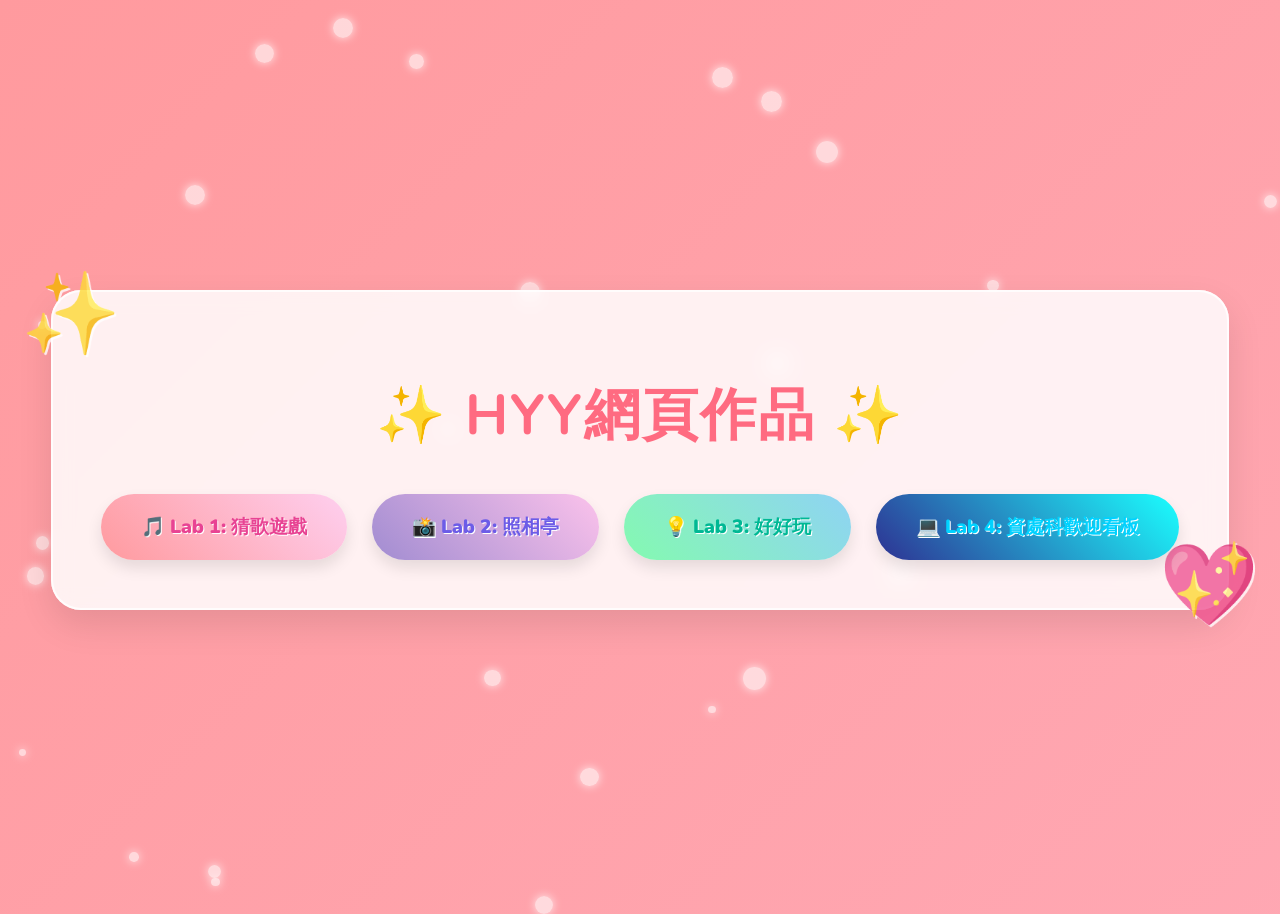
<file: index.html>
<!DOCTYPE html>
<html lang="zh-TW">

<head>
    <meta charset="UTF-8">
    <meta name="viewport" content="width=device-width, initial-scale=1.0">
    <title>互動式多媒體網頁 - 首頁</title>
    <link rel="stylesheet" href="style.css">
</head>

<body class="page-home">
    <div class="container">
        <div class="decor star">✨</div>
        <div class="decor heart">💖</div>
        <h1>✨ HYY網頁作品 ✨</h1>
        <div class="nav-container">
            <a href="lab1/song/index.html" class="nav-btn btn-1">🎵 Lab 1: 猜歌遊戲</a>
            <a href="lab2/index.html" class="nav-btn btn-2">📸 Lab 2: 照相亭</a>
            <a href="lab3/index.html" class="nav-btn btn-3">💡 Lab 3: 好好玩</a>
            <a href="lab4/index.html" class="nav-btn btn-4">💻 Lab 4: 資處科歡迎看板</a>
        </div>
    </div>

    <script>
        // 背景漂浮圓點特效
        for (let i = 0; i < 25; i++) {
            let particle = document.createElement('div');
            particle.className = 'particle';
            let size = Math.random() * 20 + 5;
            particle.style.width = size + 'px';
            particle.style.height = size + 'px';
            particle.style.left = Math.random() * 100 + 'vw';
            particle.style.top = Math.random() * 100 + 'vh';
            particle.style.animationDelay = Math.random() * 5 + 's';
            particle.style.animationDuration = Math.random() * 3 + 3 + 's';
            document.body.appendChild(particle);
        }
    </script>
</body>

</html>
</file>
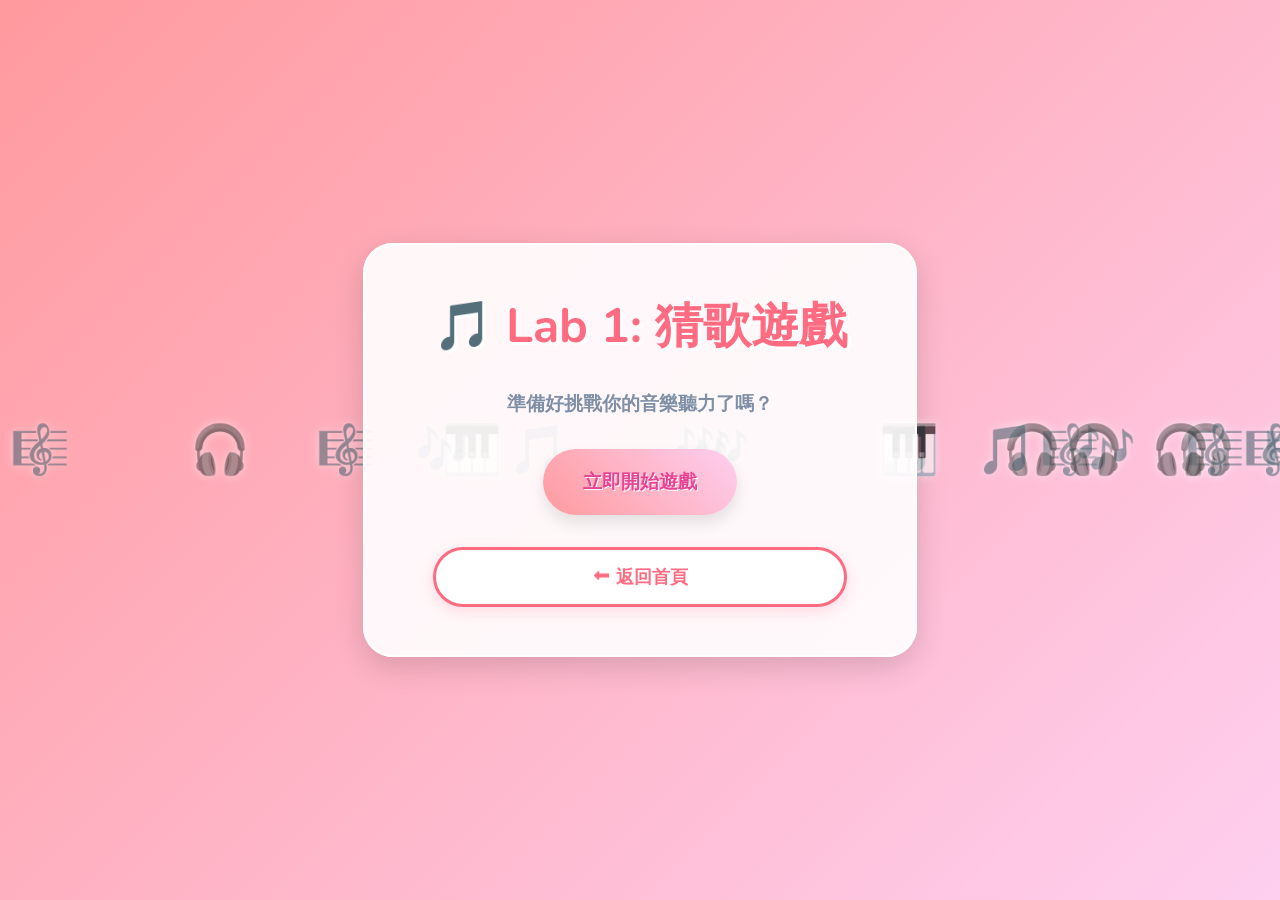
<file: lab1/index.html>
<!DOCTYPE html>
<html lang="zh-TW">

<head>
    <meta charset="UTF-8">
    <meta name="viewport" content="width=device-width, initial-scale=1.0">
    <title>Lab 1 - 猜歌遊戲</title>
    <link rel="stylesheet" href="../style.css">
</head>

<body class="page-lab1">
    <div class="lab-container">
        <h1>🎵 Lab 1: 猜歌遊戲</h1>
        <p>準備好挑戰你的音樂聽力了嗎？</p>
        <div class="nav-container" style="margin-top: 2rem;">
            <a href="song/index.html" class="nav-btn btn-1"
                style="text-decoration: none; display: inline-block;">立即開始遊戲</a>
        </div>
        <a href="../index.html" class="back-btn" style="display: block; margin-top: 2rem;">⬅ 返回首頁</a>
    </div>

    <script>
        const notes = ['🎵', '🎶', '🎼', '🎹', '🎸', '🎧'];
        for (let i = 0; i < 20; i++) {
            let note = document.createElement('div');
            note.className = 'note';
            note.innerText = notes[Math.floor(Math.random() * notes.length)];
            note.style.left = Math.random() * 100 + 'vw';
            note.style.animationDuration = Math.random() * 4 + 3 + 's';
            note.style.animationDelay = Math.random() * 5 + 's';
            document.body.appendChild(note);
        }
    </script>
</body>

</html>
</file>
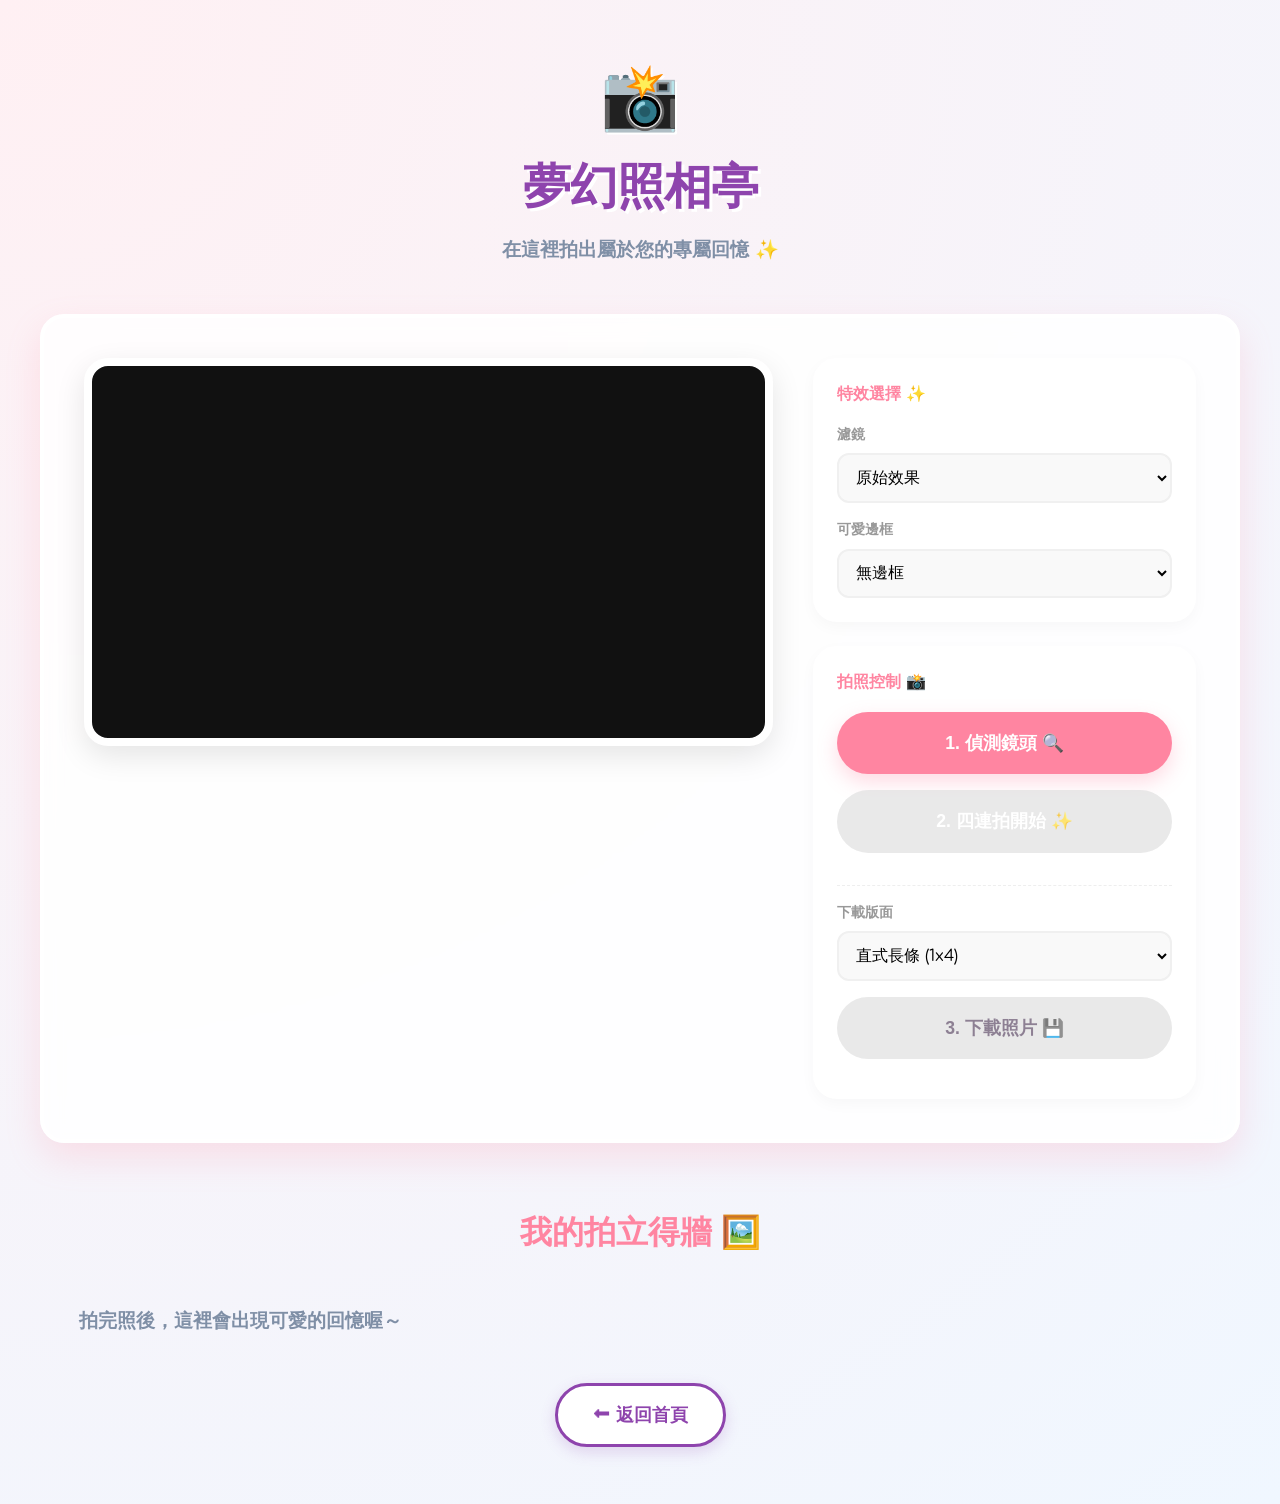
<file: lab2/index.html>
<!DOCTYPE html>
<html lang="zh-TW">
<head>
    <meta charset="UTF-8">
    <meta name="viewport" content="width=device-width, initial-scale=1.0">
    <title>夢幻照相亭 📸 - Lab 2</title>
    <link href="https://fonts.googleapis.com/css2?family=Comfortaa:wght@400;700&display=swap" rel="stylesheet">
    <!-- 確保引用正確的 CSS 檔案 -->
    <link rel="stylesheet" href="../style.css">
    <link rel="stylesheet" href="lab2.css">
</head>
<body class="page-lab2">
    <div class="flash" id="flash-effect"></div>
    
    <div class="lab-container">
        <header>
            <div class="camera-icon">📸</div>
            <h1>夢幻照相亭</h1>
            <p>在這裡拍出屬於您的專屬回憶 ✨</p>
        </header>

        <main class="booth-area">
            <div class="booth-layout">
                <!-- 左側：相機區域 -->
                <section class="camera-section">
                    <div class="camera-wrapper">
                        <video id="video-feed" autoplay playsinline muted></video>
                        <div id="frame-overlay" class="frame-overlay none"></div>
                        <div id="countdown-overlay" class="hidden">3</div>
                    </div>
                </section>

                <!-- 右側：控制區域 -->
                <aside class="controls-section">
                    <div class="control-card">
                        <h4>特效選擇 ✨</h4>
                        <div class="select-group">
                            <label>濾鏡</label>
                            <select id="filter-select">
                                <option value="none">原始效果</option>
                                <option value="pink">甜美粉嫩</option>
                                <option value="retro">復古時光</option>
                                <option value="dreamy">夢幻柔光</option>
                                <option value="bw">經典黑白</option>
                                <option value="warm">溫暖陽光</option>
                                <option value="cool">清透冷調</option>
                                <option value="vibrant">鮮豔色彩</option>
                            </select>
                        </div>
                        <div class="select-group">
                            <label>可愛邊框</label>
                            <select id="frame-select">
                                <option value="none">無邊框</option>
                                <option value="cloud">雲朵泡泡</option>
                                <option value="heart">粉紅愛心</option>
                                <option value="star">璀璨星空</option>
                                <option value="flower">小花花</option>
                                <option value="bear">小熊熊</option>
                                <option value="music">音樂律動</option>
                                <option value="glow">霓虹光感</option>
                            </select>
                        </div>
                    </div>

                    <div class="control-card action-panel">
                        <h4>拍照控制 📸</h4>
                        <button id="btn-camera" class="btn-main">1. 偵測鏡頭 🔍</button>
                        <button id="btn-shoot" class="btn-main secondary" disabled>2. 四連拍開始 ✨</button>
                        
                        <div class="select-group" style="margin-top: 1rem; border-top: 1px dashed #eee; padding-top: 1rem;">
                            <label>下載版面</label>
                            <select id="download-layout" class="layout-select">
                                <option value="vertical">直式長條 (1x4)</option>
                                <option value="horizontal">橫式拼貼 (2x2)</option>
                            </select>
                        </div>
                        <button id="btn-download" class="btn-main tertiary" disabled>3. 下載照片 💾</button>
                    </div>
                </aside>
            </div>
        </main>

        <section class="gallery-section">
            <h3>我的拍立得牆 🖼️</h3>
            <div id="photo-wall" class="photo-wall">
                <p class="placeholder-text">拍完照後，這裡會出現可愛的回憶喔～</p>
            </div>
        </section>

        <footer>
            <a href="../index.html" class="back-btn">⬅ 返回首頁</a>
        </footer>
    </div>

    <!-- 隱藏的 Canvas 用於處理影像 -->
    <canvas id="capture-canvas" style="display: none;"></canvas>
    <canvas id="combine-canvas" style="display: none;"></canvas>

    <script src="lab2.js"></script>
</body>
</html>
</file>
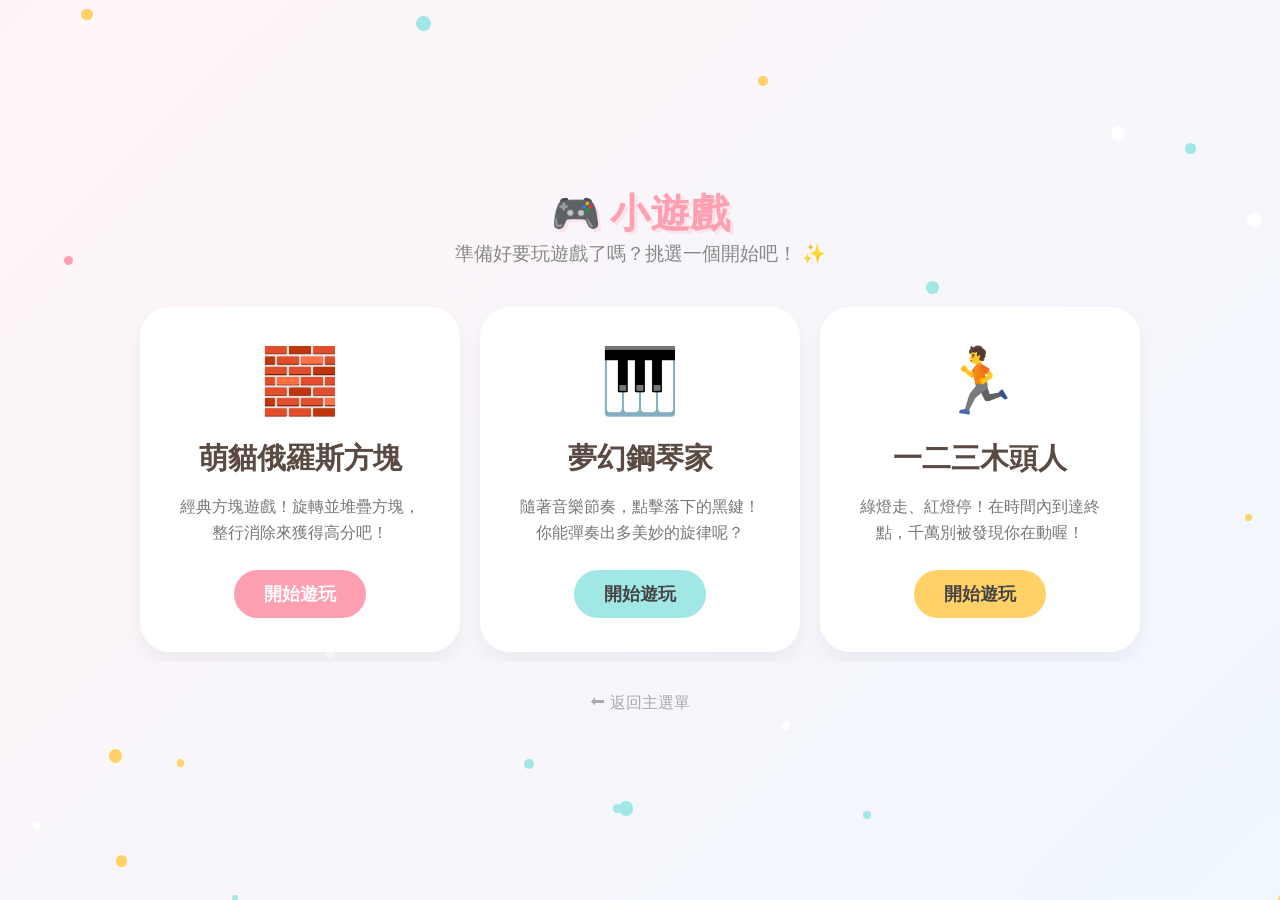
<file: lab3/index.html>
<!DOCTYPE html>
<html lang="zh-TW">
<head>
    <meta charset="UTF-8">
    <meta name="viewport" content="width=device-width, initial-scale=1.0">
    <title>小遊戲 - Lab 3</title>
    <link rel="stylesheet" href="game_style.css">
</head>
    <style>
        body {
            overflow: hidden;
            height: 100vh;
            display: flex;
            flex-direction: column;
            align-items: center;
            justify-content: center;
            margin: 0;
            padding: 20px;
            box-sizing: border-box;
        }

        header {
            margin-bottom: 30px;
            text-align: center;
        }

        header h1 {
            font-size: 2.5rem;
            margin: 0;
        }

        .game-container {
            display: flex;
            gap: 20px;
            justify-content: center;
            flex-wrap: wrap;
            max-width: 1200px;
            width: 100%;
            overflow-y: auto; /* Allow scrolling only for the card container if needed */
            padding: 10px;
        }

        .game-card {
            flex: 1;
            min-width: 250px;
            max-width: 320px;
        }

        @media (max-width: 800px) {
            header h1 { font-size: 1.8rem; }
            header p { font-size: 0.9rem; }
            .game-container { gap: 10px; }
            .game-card { padding: 15px; }
            .icon-wrapper { font-size: 2.5rem; }
            .game-card h2 { font-size: 1.2rem; }
            .game-card p { font-size: 0.8rem; }
        }

        .back-home {
            margin-top: 30px;
            text-decoration: none;
            color: #aaa;
        }
    </style>
</head>
<body>
    <div class="sparkles" id="sparkle-container"></div>

    <header>
        <h1>🎮 小遊戲</h1>
        <p>準備好要玩遊戲了嗎？挑選一個開始吧！ ✨</p>
    </header>

    <main class="game-container">
        <!-- Game 1: Tetris -->
        <div class="game-card game-1" onclick="location.href='tetris/index.html'">
            <div class="icon-wrapper">🧱</div>
            <h2>萌貓俄羅斯方塊</h2>
            <p>經典方塊遊戲！旋轉並堆疊方塊，整行消除來獲得高分吧！</p>
            <button class="play-btn">開始遊玩</button>
        </div>

        <!-- Game 2: Piano Tiles -->
        <div class="game-card game-2" onclick="location.href='piano/index.html'">
            <div class="icon-wrapper">🎹</div>
            <h2>夢幻鋼琴家</h2>
            <p>隨著音樂節奏，點擊落下的黑鍵！你能彈奏出多美妙的旋律呢？</p>
            <button class="play-btn">開始遊玩</button>
        </div>

        <!-- Game 3: Squid Game (Red Light, Green Light) -->
        <div class="game-card game-3" onclick="location.href='squid/index.html'">
            <div class="icon-wrapper">🏃</div>
            <h2>一二三木頭人</h2>
            <p>綠燈走、紅燈停！在時間內到達終點，千萬別被發現你在動喔！</p>
            <button class="play-btn">開始遊玩</button>
        </div>
    </main>

    <a href="../index.html" class="back-home">⬅ 返回主選單</a>

    <script>
        // 生成背景裝飾星星
        const sparkleContainer = document.getElementById('sparkle-container');
        const colors = ['#ff9fb2', '#a0e7e5', '#ffd166', '#ffffff'];
        
        for (let i = 0; i < 30; i++) {
            const sparkle = document.createElement('div');
            sparkle.className = 'sparkle';
            
            const size = Math.random() * 10 + 5;
            const left = Math.random() * 100;
            const top = Math.random() * 100;
            const duration = Math.random() * 3 + 2;
            const delay = Math.random() * 5;
            
            sparkle.style.width = `${size}px`;
            sparkle.style.height = `${size}px`;
            sparkle.style.left = `${left}%`;
            sparkle.style.top = `${top}%`;
            sparkle.style.backgroundColor = colors[Math.floor(Math.random() * colors.length)];
            sparkle.style.setProperty('--duration', `${duration}s`);
            sparkle.style.animationDelay = `${delay}s`;
            
            sparkleContainer.appendChild(sparkle);
        }

        function startGame(gameType) {
            console.log(`Starting game: ${gameType}`);
            // 這裡可以導向不同的遊戲頁面或是在當前頁面載入遊戲模組
            alert(`即將進入 ${gameType} 遊戲！遊戲內容開發中...`);
        }
    </script>
</body>
</html>
</file>
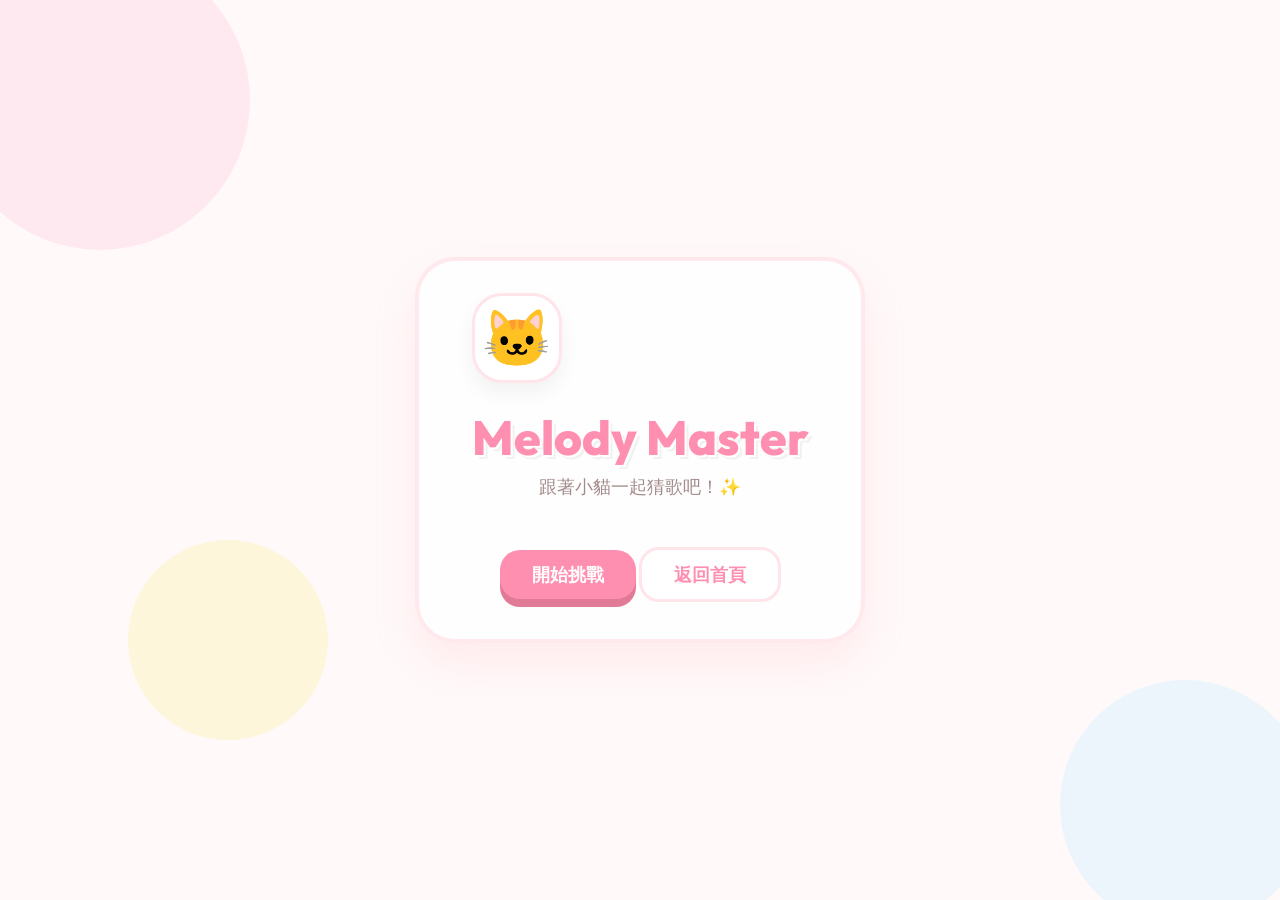
<file: lab1/song/index.html>
<!DOCTYPE html>
<html lang="zh-TW">
<head>
    <meta charset="UTF-8">
    <meta name="viewport" content="width=device-width, initial-scale=1.0">
    <title>Melody Master - 猜歌遊戲</title>
    <link rel="stylesheet" href="style.css">
    <link rel="preconnect" href="https://fonts.googleapis.com">
    <link rel="preconnect" href="https://fonts.gstatic.com" crossorigin>
    <link href="https://fonts.googleapis.com/css2?family=Outfit:wght@300;400;600;800&display=swap" rel="stylesheet">
</head>
<body>
    <div class="background-blobs">
        <div class="blob blob-1"></div>
        <div class="blob blob-2"></div>
        <div class="blob blob-3"></div>
    </div>

    <main class="container">
        <!-- Start Screen -->
        <section id="start-screen" class="screen active">
            <div class="hero">
                <div class="icon-wrapper">
                    <span style="font-size: 3.5rem;">🐱</span>
                </div>
                <h1>Melody Master</h1>
                <p>跟著小貓一起猜歌吧！✨</p>
                <div class="button-group">
                    <button id="start-btn" class="btn primary-btn">開始挑戰</button>
                    <a href="../../index.html" class="btn secondary-btn" style="text-decoration: none; display: inline-block; margin-top: 1rem;">返回首頁</a>
                </div>
            </div>
        </section>

        <!-- Game Screen -->
        <section id="game-screen" class="screen">
            <header class="game-header">
                <div class="progress-info">
                    <span id="current-round">Round 1/6</span>
                    <div class="progress-bar-bg">
                        <div id="progress-fill" class="progress-fill"></div>
                    </div>
                </div>
                <div class="timer-display">⏱ <span id="timer">30</span>s</div>
                <div class="score-display">Score: <span id="score">0</span></div>
            </header>

            <div class="vinyl-container">
                <div id="vinyl" class="vinyl">
                    <div class="vinyl-label"></div>
                </div>
                <button id="play-btn" class="play-btn-large">
                    <span id="play-icon">▶</span>
                </button>
            </div>

            <div id="feedback" class="feedback">請點擊播放旋律</div>

            <button id="guess-early-btn" class="btn primary-btn" style="width: 100%; margin-bottom: 1rem; display: none;">我要猜歌！✨</button>

            <div id="extra-time-container" class="extra-time-container" style="display: none;">
                <p>時間到！要再多聽 5 秒嗎？</p>
                <div class="button-group-row">
                    <button id="add-time-btn" class="btn primary-btn">再聽 5 秒</button>
                    <button id="skip-time-btn" class="btn secondary-btn">直接作答</button>
                </div>
            </div>

            <div id="input-container" class="answer-container">
                <div id="options-container" class="options-grid" style="display: none;">
                    <!-- Options will be generated here -->
                </div>
                <button id="next-btn" class="btn secondary-btn" style="width: 100%; margin-top: 1rem; display: none;">下一題</button>
            </div>
        </section>

        <!-- Result Screen -->
        <section id="result-screen" class="screen">
            <div class="result-card">
                <h2>挑戰結束！</h2>
                <div class="final-score-circle">
                    <span id="final-score">0</span>
                    <small>分</small>
                </div>
                <p id="result-message">做得好！繼續加油！</p>
                <button id="restart-btn" class="btn secondary-btn">再玩一次</button>
            </div>
        </section>
    </main>

    <audio id="game-audio"></audio>
    <script src="script.js"></script>
</body>
</html>
</file>
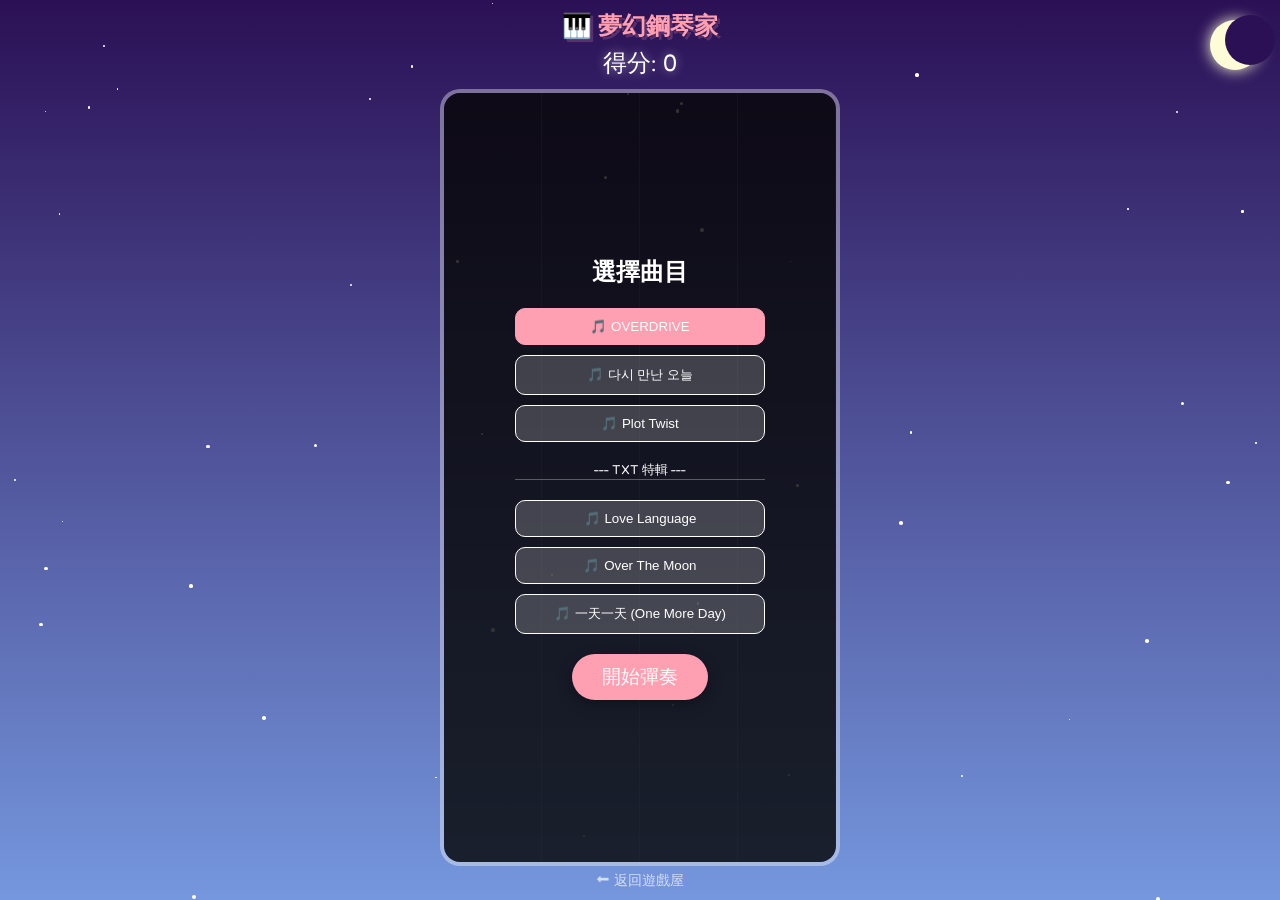
<file: lab3/piano/index.html>
<!DOCTYPE html>
<html lang="zh-TW">

<head>
    <meta charset="UTF-8">
    <meta name="viewport" content="width=device-width, initial-scale=1.0">
    <title>夢幻鋼琴家 - 可愛遊戲屋</title>
    <link rel="stylesheet" href="../game_style.css">
    <style>
        body {
            background: linear-gradient(to bottom, #2b1055, #7597de);
            color: white;
            overflow: hidden;
            height: 100vh;
            margin: 0;
            display: flex;
            flex-direction: column;
            align-items: center;
            padding: 10px;
            box-sizing: border-box;
        }

        header {
            margin-bottom: 5px;
        }

        header h1 {
            font-size: 1.5rem;
            margin: 0;
        }

        .score-board {
            font-size: 1.5rem;
            margin-bottom: 10px;
            text-shadow: 0 0 10px rgba(255, 255, 255, 0.5);
        }

        .piano-container {
            width: 100%;
            max-width: 400px;
            flex: 1;
            background: rgba(255, 255, 255, 0.1);
            position: relative;
            border: 4px solid rgba(255, 255, 255, 0.3);
            border-radius: 20px;
            overflow: hidden;
            display: flex;
        }

        .column {
            flex: 1;
            height: 100%;
            border-right: 1px solid rgba(255, 255, 255, 0.2);
            position: relative;
        }

        .column:last-child {
            border-right: none;
        }

        .tile {
            position: absolute;
            width: 100%;
            height: 120px;
            background: #222;
            border-radius: 5px;
            box-shadow: inset 0 0 10px rgba(0, 0, 0, 0.5);
            cursor: pointer;
            transition: background 0.1s;
        }

        .tile.clicked {
            background: rgba(255, 255, 255, 0.5);
        }

        /* Moon and Stars Decoration */
        .moon {
            position: fixed;
            top: 20px;
            right: 20px;
            width: 50px;
            height: 50px;
            background: #fefcd7;
            border-radius: 50%;
            box-shadow: 0 0 15px #fefcd7;
            z-index: -1;
        }

        .moon::after {
            content: '';
            position: absolute;
            top: -5px;
            left: 15px;
            width: 50px;
            height: 50px;
            background: #2b1055;
            border-radius: 50%;
        }

        .star-decor {
            position: fixed;
            background: white;
            border-radius: 50%;
            animation: twinkle 2s infinite;
            z-index: -1;
        }

        @keyframes twinkle {

            0%,
            100% {
                opacity: 0.3;
                transform: scale(1);
            }

            50% {
                opacity: 1;
                transform: scale(1.2);
            }
        }

        .overlay {
            position: absolute;
            top: 0;
            left: 0;
            width: 100%;
            height: 100%;
            background: rgba(0, 0, 0, 0.8);
            display: flex;
            flex-direction: column;
            align-items: center;
            justify-content: center;
            z-index: 100;
            padding: 20px;
            box-sizing: border-box;
            text-align: center;
        }

        .song-list {
            display: grid;
            gap: 10px;
            width: 100%;
            max-width: 250px;
            margin-top: 20px;
        }

        .song-btn {
            background: rgba(255, 255, 255, 0.2);
            border: 1px solid white;
            color: white;
            padding: 10px;
            border-radius: 10px;
            cursor: pointer;
            transition: 0.3s;
        }

        .song-btn:hover {
            background: white;
            color: #2b1055;
        }

        .song-btn.active {
            background: var(--primary-color);
            border-color: var(--primary-color);
        }

        .start-btn {
            padding: 10px 30px;
            font-size: 1.2rem;
            background: var(--primary-color);
            border: none;
            border-radius: 50px;
            color: white;
            cursor: pointer;
            box-shadow: 0 5px 15px rgba(0, 0, 0, 0.3);
            margin-top: 20px;
        }

        .back-home {
            margin-top: 5px;
            text-decoration: none;
            color: rgba(255, 255, 255, 0.7);
            font-size: 0.9rem;
        }
    </style>
</head>

<body>
    <div class="moon"></div>
    <div id="stars-container"></div>

    <header>
        <h1>🎹 夢幻鋼琴家</h1>
    </header>

    <div class="score-board">得分: <span id="score">0</span></div>

    <div class="piano-container" id="piano-board">
        <div class="column" data-col="0"></div>
        <div class="column" data-col="1"></div>
        <div class="column" data-col="2"></div>
        <div class="column" data-col="3"></div>

        <!-- 初始選擇畫面 -->
        <div class="overlay" id="start-overlay">
            <h2>選擇曲目</h2>
            <div class="song-list" id="song-list" style="max-height: 50vh; overflow-y: auto;">
                <button class="song-btn active" onclick="selectSong(0)">🎵 OVERDRIVE</button>
                <button class="song-btn" onclick="selectSong(1)">🎵 다시 만난 오늘</button>
                <button class="song-btn" onclick="selectSong(2)">🎵 Plot Twist</button>
                <div style="margin: 10px 0; border-bottom: 1px solid rgba(255,255,255,0.3); font-size: 0.8rem;">--- TXT 特輯 ---</div>
                <button class="song-btn" onclick="selectSong(3)">🎵 Love Language</button>
                <button class="song-btn" onclick="selectSong(4)">🎵 Over The Moon</button>
                <button class="song-btn" onclick="selectSong(5)">🎵 一天一天 (One More Day)</button>
            </div>
            <button class="start-btn" id="start-game-btn">開始彈奏</button>
        </div>

        <!-- 遊戲結束畫面 -->
        <div class="overlay" id="game-over-overlay" style="display: none;">
            <h2>遊戲結束</h2>
            <p>最終得分: <span id="final-score">0</span></p>
            <button class="start-btn" onclick="showStartScreen()">返回選歌</button>
        </div>
    </div>

    <a href="../index.html" class="back-home">⬅ 返回遊戲屋</a>

    <script>
        const board = document.getElementById('piano-board');
        const columns = document.querySelectorAll('.column');
        const scoreElement = document.getElementById('score');
        const finalScoreElement = document.getElementById('final-score');
        const startOverlay = document.getElementById('start-overlay');
        const gameOverOverlay = document.getElementById('game-over-overlay');
        const startBtn = document.getElementById('start-game-btn');

        // --- 音效與歌曲數據 ---
        const audioCtx = new (window.AudioContext || window.webkitAudioContext)();

        const freq = {
            'C4': 261.63, 'D4': 293.66, 'E4': 329.63, 'F4': 349.23, 'G4': 392.00, 'A4': 440.00, 'B4': 493.88,
            'C5': 523.25, 'D5': 587.33, 'E5': 659.25, 'F5': 698.46, 'G5': 783.99, 'A5': 880.00, 'B5': 987.77
        };

        const songs = [
            {
                name: "OVERDRIVE",
                url: "so/TWS (투어스) 'OVERDRIVE' Official MV.mp3",
                notes: ['C5', 'B4', 'A4', 'G4', 'F4', 'E4', 'D4', 'C4'] // Fallback random notes
            },
            {
                name: "다시 만난 오늘",
                url: "so/TWS (투어스) '다시 만난 오늘' Performance Film.mp3",
                notes: ['G4', 'A4', 'B4', 'C5', 'D5', 'E5', 'F5', 'G5']
            },
            {
                name: "Plot Twist",
                url: "so/첫 만남은 계획대로 되지 않아.mp3",
                notes: ['C4', 'E4', 'G4', 'B4', 'C5', 'E5', 'G5', 'B5']
            },
            {
                name: "Love Language",
                url: "so/TXT (투모로우바이투게더) 'Love Language' Official MV.mp3",
                notes: ['G4', 'B4', 'D5', 'F5', 'E5', 'C5', 'A4', 'G4']
            },
            {
                name: "Over The Moon",
                url: "so/TXT (투모로우바이투게더) 'Over The Moon' Official MV.mp3",
                notes: ['C4', 'D4', 'E4', 'F4', 'G4', 'A4', 'B4', 'C5']
            },
            {
                name: "一天一天",
                url: "so/섬세하면서도 절실한 사랑. 투모로우바이투게더 '하루에 하루만 더' 퍼포먼스 필름 최초 공개 (GQ PERFORMANCE With TOMORROW X TOGETHER).mp3",
                notes: ['E5', 'D5', 'C5', 'B4', 'A4', 'G4', 'F4', 'E4']
            }
        ];

        let currentSongIndex = 0;
        let bgMusic = null;

        function selectSong(index) {
            currentSongIndex = index;
            const buttons = document.querySelectorAll('.song-btn');
            buttons.forEach((btn, i) => {
                btn.classList.toggle('active', i === index);
            });

            // 如果有背景音樂，先停止之前的
            if (bgMusic) {
                bgMusic.pause();
                bgMusic = null;
            }
        }

        function playNote(frequency) {
            // 如果正在撥放 MP3，合成音可以小聲一點或不播
            const volume = bgMusic ? 0.05 : 0.2;
            const osc = audioCtx.createOscillator();
            const gain = audioCtx.createGain();
            osc.type = 'triangle';
            osc.frequency.setValueAtTime(frequency, audioCtx.currentTime);
            gain.gain.setValueAtTime(volume, audioCtx.currentTime);
            gain.gain.exponentialRampToValueAtTime(0.001, audioCtx.currentTime + 0.5);
            osc.connect(gain);
            gain.connect(audioCtx.destination);
            osc.start();
            osc.stop(audioCtx.currentTime + 0.5);
        }

        // --- 遊戲邏輯 ---
        let score = 0;
        let speed = 2.5;
        let gameRunning = false;
        let tiles = [];
        let spawnTimer = 0;

        function createTile() {
            const colIndex = Math.floor(Math.random() * 4);
            const col = columns[colIndex];
            const tile = document.createElement('div');
            tile.className = 'tile';
            tile.style.top = '-150px';
            col.appendChild(tile);

            const tileData = { element: tile, y: -150, clicked: false };
            tile.addEventListener('mousedown', () => clickTile(tileData));
            tile.addEventListener('touchstart', (e) => { e.preventDefault(); clickTile(tileData); });
            tiles.push(tileData);
        }

        function clickTile(tileData) {
            if (tileData.clicked || !gameRunning) return;
            tileData.clicked = true;
            tileData.element.classList.add('clicked');

            const song = songs[currentSongIndex];
            const noteName = song.notes[score % song.notes.length];
            playNote(freq[noteName]);

            score++;
            scoreElement.textContent = score;
            speed += 0.03;
        }

        function update() {
            if (!gameRunning) return;

            spawnTimer += 1;
            if (spawnTimer > 60 / (speed / 2)) {
                createTile();
                spawnTimer = 0;
            }

            for (let i = tiles.length - 1; i >= 0; i--) {
                const tile = tiles[i];
                tile.y += speed;
                tile.element.style.top = tile.y + 'px';

                if (tile.y > board.offsetHeight) {
                    if (!tile.clicked) {
                        endGame();
                        return;
                    }
                    tile.element.remove();
                    tiles.splice(i, 1);
                }
            }
            requestAnimationFrame(update);
        }

        function showStartScreen() {
            gameOverOverlay.style.display = 'none';
            startOverlay.style.display = 'flex';
            score = 0;
            scoreElement.textContent = score;
            tiles.forEach(t => t.element.remove());
            tiles = [];
            if (bgMusic) {
                bgMusic.pause();
                bgMusic = null;
            }
        }

        function endGame() {
            gameRunning = false;
            finalScoreElement.textContent = score;
            gameOverOverlay.style.display = 'flex';
            if (bgMusic) {
                bgMusic.pause();
            }
        }

        startBtn.addEventListener('click', () => {
            if (audioCtx.state === 'suspended') audioCtx.resume();

            const song = songs[currentSongIndex];
            if (song.url) {
                bgMusic = new Audio(song.url);
                bgMusic.play();
            }

            startOverlay.style.display = 'none';
            gameRunning = true;
            speed = 2.5;
            update();
        });

        // 裝飾背景星空
        const starsContainer = document.getElementById('stars-container');
        for (let i = 0; i < 50; i++) {
            const star = document.createElement('div');
            star.className = 'star-decor';
            const size = Math.random() * 3 + 1;
            star.style.width = size + 'px';
            star.style.height = size + 'px';
            star.style.left = Math.random() * 100 + 'vw';
            star.style.top = Math.random() * 100 + 'vh';
            star.style.animationDelay = Math.random() * 2 + 's';
            starsContainer.appendChild(star);
        }
    </script>
</body>

</html>
</file>
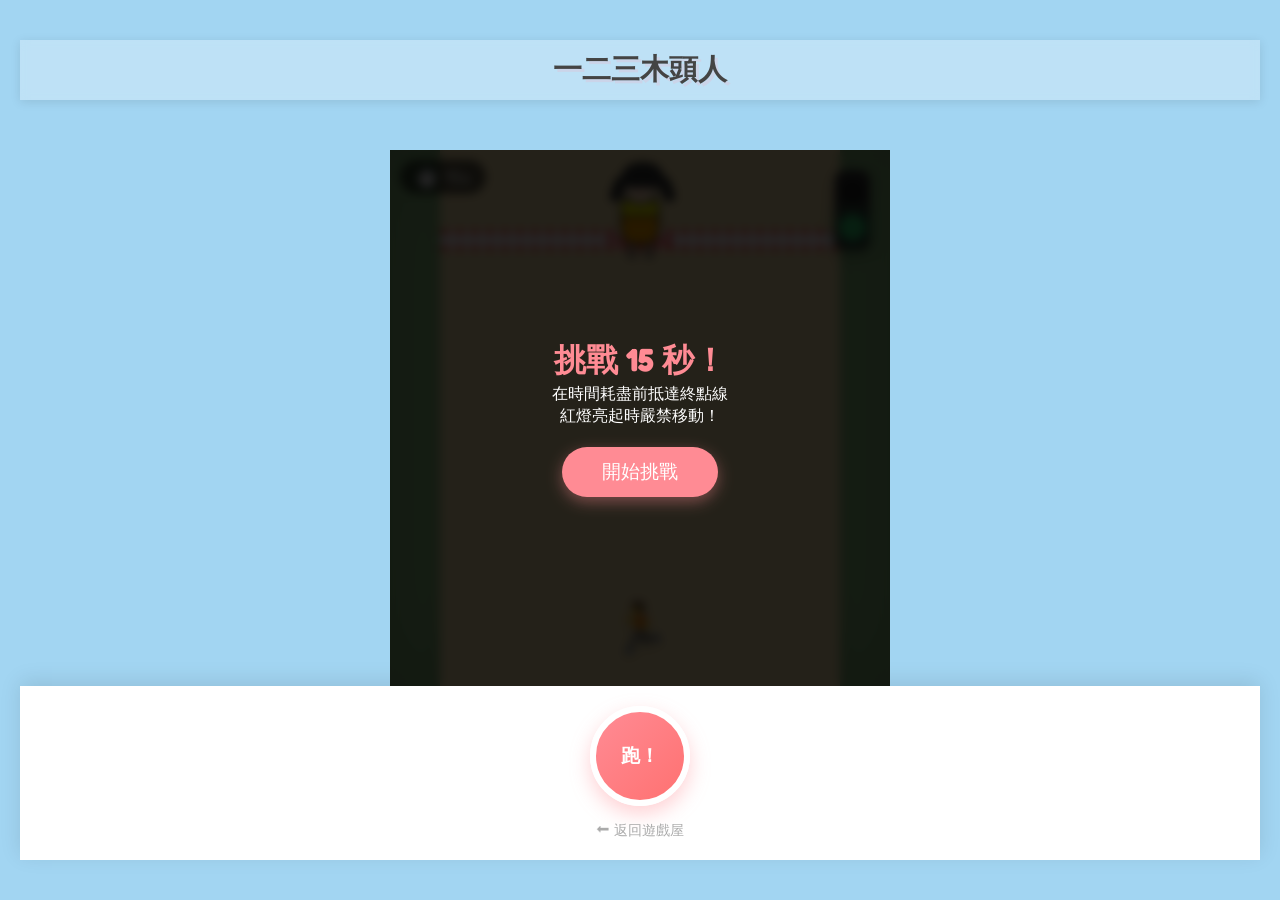
<file: lab3/squid/index.html>
<!DOCTYPE html>
<html lang="zh-TW">
<head>
    <meta charset="UTF-8">
    <meta name="viewport" content="width=device-width, initial-scale=1.0">
    <title>一二三木頭人 - 精緻版</title>
    <link rel="stylesheet" href="../game_style.css">
    <style>
        :root {
            --ground-color: #f1dca7;
            --grass-color: #91c483;
            --sky-color: #a2d5f2;
            --doll-dress: #ff8b94;
        }

        body {
            background: var(--sky-color);
            overflow: hidden;
            height: 100vh;
            margin: 0;
            display: flex;
            flex-direction: column;
            align-items: center;
            font-family: 'Fredoka', sans-serif;
        }

        header {
            width: 100%;
            background: rgba(255,255,255,0.3);
            backdrop-filter: blur(5px);
            padding: 10px 0;
            text-align: center;
            box-shadow: 0 2px 10px rgba(0,0,0,0.1);
            z-index: 5;
        }

        header h1 { font-size: 1.8rem; margin: 0; color: #444; }

        .game-viewport {
            width: 100%;
            max-width: 500px;
            flex: 1;
            position: relative;
            background: var(--grass-color);
            overflow: hidden;
            box-shadow: inset 0 0 100px rgba(0,0,0,0.2);
        }

        /* 跑道區域 */
        .track {
            position: absolute;
            left: 50%;
            transform: translateX(-50%);
            width: 80%;
            height: 100%;
            background: var(--ground-color);
            box-shadow: 0 0 20px rgba(0,0,0,0.1);
        }

        .finish-line {
            position: absolute;
            top: 80px;
            width: 100%;
            height: 20px;
            background: white;
            border-top: 5px dashed #ff4d4d;
            border-bottom: 5px dashed #ff4d4d;
            display: flex;
            align-items: center;
            justify-content: center;
            font-weight: bold;
            color: #ff4d4d;
            font-size: 0.8rem;
        }

        /* 經典木頭人娃娃 (精緻手繪版) */
        .doll-container {
            position: absolute;
            top: 15px;
            left: 50%;
            transform: translateX(-50%);
            width: 80px;
            height: 100px;
            transition: transform 0.4s cubic-bezier(0.68, -0.55, 0.27, 1.55);
            z-index: 3;
        }

        .doll-container.looking { transform: translateX(-50%) rotateY(180deg); }

        /* 頭部細節 */
        .doll-head {
            width: 35px;
            height: 40px;
            background: #ffe0bd;
            border-radius: 45%;
            margin: 0 auto;
            position: relative;
            border: 2px solid #333;
            z-index: 2;
        }

        /* 頭髮 (雙馬尾) */
        .doll-hair {
            position: absolute;
            top: -5px;
            left: -5px;
            width: 45px;
            height: 25px;
            background: #333;
            border-radius: 20px 20px 0 0;
        }

        .pigtail {
            position: absolute;
            width: 12px;
            height: 25px;
            background: #333;
            top: 15px;
            border-radius: 5px;
        }
        .pigtail.left { left: -8px; transform: rotate(20deg); }
        .pigtail.right { right: -8px; transform: rotate(-20deg); }

        /* 臉部 */
        .doll-eyes {
            position: absolute;
            top: 18px;
            left: 5px;
            width: 25px;
            display: flex;
            justify-content: space-around;
        }
        .eye { width: 4px; height: 4px; background: #000; border-radius: 50%; }
        .doll-mouth {
            position: absolute;
            bottom: 8px;
            left: 50%;
            transform: translateX(-50%);
            width: 6px;
            height: 2px;
            background: #ff8b94;
            border-radius: 2px;
        }

        /* 身體與衣服 */
        .doll-body {
            width: 40px;
            height: 45px;
            background: #ffa500; /* Orange Dress */
            border-radius: 5px 5px 15px 15px;
            margin: -5px auto 0;
            border: 2px solid #333;
            position: relative;
        }

        .doll-shirt {
            position: absolute;
            top: 0;
            left: 50%;
            transform: translateX(-50%);
            width: 100%;
            height: 15px;
            background: #ffff00; /* Yellow Shirt */
            border-radius: 3px 3px 0 0;
            border-bottom: 2px solid #333;
        }

        /* 腿 */
        .doll-legs {
            width: 25px;
            height: 15px;
            margin: -2px auto 0;
            display: flex;
            justify-content: space-between;
        }
        .leg { width: 8px; height: 100%; background: #ffe0bd; border: 2px solid #333; border-top: none; }

        /* 紅綠燈盒 */
        .traffic-light {
            position: absolute;
            top: 20px;
            right: 20px;
            width: 35px;
            height: 80px;
            background: #333;
            border-radius: 10px;
            display: flex;
            flex-direction: column;
            align-items: center;
            justify-content: space-around;
            padding: 5px 0;
            box-shadow: 0 5px 15px rgba(0,0,0,0.3);
        }

        .light-bulb {
            width: 25px;
            height: 25px;
            border-radius: 50%;
            background: #222;
            transition: 0.2s;
        }

        .light-bulb.red.active { background: #ff4d4d; box-shadow: 0 0 20px #ff4d4d; }
        .light-bulb.green.active { background: #2ecc71; box-shadow: 0 0 20px #2ecc71; }

        /* 玩家 */
        .player-refined {
            position: absolute;
            bottom: 30px;
            left: 50%;
            transform: translateX(-50%);
            z-index: 4;
            transition: bottom 0.1s linear;
        }

        .player-refined .char {
            font-size: 3rem;
            filter: drop-shadow(0 5px 5px rgba(0,0,0,0.2));
        }

        /* UI 元件 */
        .timer-panel {
            position: absolute;
            top: 10px;
            left: 10px;
            background: rgba(0,0,0,0.6);
            color: white;
            padding: 5px 15px;
            border-radius: 20px;
            font-size: 1.2rem;
            z-index: 10;
        }

        .controls-refined {
            width: 100%;
            background: #fff;
            padding: 20px;
            display: flex;
            flex-direction: column;
            align-items: center;
            box-shadow: 0 -5px 20px rgba(0,0,0,0.1);
        }

        .run-btn-refined {
            width: 100px;
            height: 100px;
            background: linear-gradient(135deg, #ff8b94, #ff7171);
            border: 6px solid #fff;
            border-radius: 50%;
            color: white;
            font-size: 1.2rem;
            font-weight: bold;
            cursor: pointer;
            box-shadow: 0 8px 20px rgba(255, 139, 148, 0.4);
            user-select: none;
            touch-action: manipulation;
            transition: transform 0.1s;
        }

        .run-btn-refined:active { transform: scale(0.9) translateY(4px); }

        .overlay {
            position: absolute;
            top: 0; left: 0; width: 100%; height: 100%;
            background: rgba(0,0,0,0.85);
            backdrop-filter: blur(5px);
            display: flex;
            flex-direction: column;
            align-items: center;
            justify-content: center;
            color: white;
            z-index: 100;
            padding: 30px;
            text-align: center;
        }

        .btn-fancy {
            padding: 12px 40px;
            background: var(--doll-dress);
            border: none;
            border-radius: 30px;
            color: white;
            font-size: 1.2rem;
            cursor: pointer;
            margin-top: 20px;
            box-shadow: 0 5px 15px rgba(255,139,148,0.4);
        }
    </style>
</head>
<body>
    <header>
        <h1>一二三木頭人</h1>
    </header>

    <div class="game-viewport">
        <div class="timer-panel">⏱️ <span id="time-left">15</span>s</div>
        
        <div class="track">
            <div class="finish-line">FINISH LINE</div>
        </div>

        <div class="doll-container" id="doll">
            <div class="doll-head">
                <div class="doll-hair">
                    <div class="pigtail left"></div>
                    <div class="pigtail right"></div>
                </div>
                <div class="doll-eyes">
                    <div class="eye"></div>
                    <div class="eye"></div>
                </div>
                <div class="doll-mouth"></div>
            </div>
            <div class="doll-body">
                <div class="doll-shirt"></div>
            </div>
            <div class="doll-legs">
                <div class="leg"></div>
                <div class="leg"></div>
            </div>
        </div>

        <div class="traffic-light">
            <div class="light-bulb red" id="light-red"></div>
            <div class="light-bulb green active" id="light-green"></div>
        </div>

        <div class="player-refined" id="player">
            <div class="char">🏃</div>
        </div>

        <!-- 初始畫面 -->
        <div class="overlay" id="start-overlay">
            <h2 style="font-size: 2rem; color: var(--doll-dress);">挑戰 15 秒！</h2>
            <p>在時間耗盡前抵達終點線<br>紅燈亮起時嚴禁移動！</p>
            <button class="btn-fancy" onclick="startGame()">開始挑戰</button>
        </div>

        <!-- 結束畫面 -->
        <div class="overlay" id="end-overlay" style="display: none;">
            <h2 id="result-title" style="font-size: 2.5rem;"></h2>
            <p id="result-msg" style="font-size: 1.1rem; margin-top: 10px;"></p>
            <button class="btn-fancy" onclick="location.reload()">再試一次</button>
        </div>
    </div>

    <div class="controls-refined">
        <button class="run-btn-refined" id="run-btn">跑！</button>
        <a href="../index.html" style="margin-top: 15px; color: #aaa; text-decoration: none; font-size: 0.9rem;">⬅ 返回遊戲屋</a>
    </div>

    <script>
        const player = document.getElementById('player');
        const doll = document.getElementById('doll');
        const lightRed = document.getElementById('light-red');
        const lightGreen = document.getElementById('light-green');
        const runBtn = document.getElementById('run-btn');
        const timeLeftEl = document.getElementById('time-left');
        const startOverlay = document.getElementById('start-overlay');
        const endOverlay = document.getElementById('end-overlay');
        const resultTitle = document.getElementById('result-title');
        const resultMsg = document.getElementById('result-msg');

        let gameRunning = false;
        let isRedLight = false;
        let isMoving = false;
        let playerY = 30; 
        let timeLeft = 15;
        let timerId;

        // --- 音效系統 ---
        const audioCtx = new (window.AudioContext || window.webkitAudioContext)();
        
        function playChant(duration) {
            // 模擬 "Mughunghwa kkochi pieot seumnida" (一二三木頭人)
            // 簡化旋律: G4 G4 A4 G4 C5 (1 2 3 木頭人)
            const melody = [
                { f: 392.00, t: 0 },    // G4
                { f: 392.00, t: 0.2 },  // G4
                { f: 440.00, t: 0.4 },  // A4
                { f: 392.00, t: 0.6 },  // G4
                { f: 523.25, t: 0.8 },  // C5
                { f: 493.88, t: 1.0 }   // B4 (稍停頓)
            ];
            
            const totalSteps = melody.length;
            const stepTime = (duration / 1000) / totalSteps;

            melody.forEach((note, i) => {
                const osc = audioCtx.createOscillator();
                const g = audioCtx.createGain();
                osc.type = 'sine';
                osc.frequency.setValueAtTime(note.f, audioCtx.currentTime + (i * stepTime));
                g.gain.setValueAtTime(0.1, audioCtx.currentTime + (i * stepTime));
                g.gain.exponentialRampToValueAtTime(0.001, audioCtx.currentTime + (i * stepTime) + stepTime * 0.8);
                osc.connect(g); g.connect(audioCtx.destination);
                osc.start(audioCtx.currentTime + (i * stepTime));
                osc.stop(audioCtx.currentTime + (i * stepTime) + stepTime * 0.8);
            });
        }

        function playAlert() {
            const osc = audioCtx.createOscillator();
            const g = audioCtx.createGain();
            osc.type = 'square';
            osc.frequency.setValueAtTime(880, audioCtx.currentTime);
            g.gain.setValueAtTime(0.05, audioCtx.currentTime);
            g.gain.exponentialRampToValueAtTime(0.001, audioCtx.currentTime + 0.1);
            osc.connect(g); g.connect(audioCtx.destination);
            osc.start(); osc.stop(audioCtx.currentTime + 0.1);
        }

        function playWin() {
            const notes = [523.25, 659.25, 783.99, 1046.50];
            notes.forEach((f, i) => {
                const osc = audioCtx.createOscillator();
                const g = audioCtx.createGain();
                osc.type = 'triangle';
                osc.frequency.setValueAtTime(f, audioCtx.currentTime + (i * 0.1));
                g.gain.setValueAtTime(0.1, audioCtx.currentTime + (i * 0.1));
                g.gain.exponentialRampToValueAtTime(0.001, audioCtx.currentTime + (i * 0.1) + 0.3);
                osc.connect(g); g.connect(audioCtx.destination);
                osc.start(audioCtx.currentTime + (i * 0.1));
                osc.stop(audioCtx.currentTime + (i * 0.1) + 0.3);
            });
        }

        function playFail() {
            const osc = audioCtx.createOscillator();
            const g = audioCtx.createGain();
            osc.type = 'sawtooth';
            osc.frequency.setValueAtTime(200, audioCtx.currentTime);
            osc.frequency.exponentialRampToValueAtTime(50, audioCtx.currentTime + 0.5);
            g.gain.setValueAtTime(0.1, audioCtx.currentTime);
            g.gain.linearRampToValueAtTime(0, audioCtx.currentTime + 0.5);
            osc.connect(g); g.connect(audioCtx.destination);
            osc.start(); osc.stop(audioCtx.currentTime + 0.5);
        }

        function startGame() {
            if (audioCtx.state === 'suspended') audioCtx.resume();
            startOverlay.style.display = 'none';
            gameRunning = true;
            loopLight();
            timerId = setInterval(() => {
                timeLeft--;
                timeLeftEl.textContent = timeLeft;
                if (timeLeft <= 0) endGame(false, "超時！你沒能跑過終點。");
            }, 1000);
        }

        async function loopLight() {
            if (!gameRunning) return;

            // Green Light
            isRedLight = false;
            lightGreen.classList.add('active');
            lightRed.classList.remove('active');
            doll.classList.remove('looking');
            
            const waitTime = Math.random() * 1500 + 1500;
            playChant(waitTime);
            
            await new Promise(r => setTimeout(r, waitTime));
            if (!gameRunning) return;

            // Red Light
            isRedLight = true;
            lightGreen.classList.remove('active');
            lightRed.classList.add('active');
            doll.classList.add('looking');
            playAlert(); // 警示音

            await new Promise(r => setTimeout(r, 200)); 
            if (isMoving && gameRunning) {
                endGame(false, "被抓到了！紅燈時嚴禁移動。");
                return;
            }

            await new Promise(r => setTimeout(r, Math.random() * 1500 + 1000));
            loopLight();
        }

        function endGame(success, msg) {
            gameRunning = false;
            clearInterval(timerId);
            endOverlay.style.display = 'flex';
            resultTitle.textContent = success ? "成功抵達！" : "挑戰失敗";
            resultTitle.style.color = success ? "#2ecc71" : "#ff4d4d";
            resultMsg.textContent = msg;
            if (success) playWin();
            else playFail();
        }

        // 動作檢測與更新
        const startMove = () => { if (gameRunning) isMoving = true; };
        const stopMove = () => { isMoving = false; };

        runBtn.addEventListener('mousedown', startMove);
        runBtn.addEventListener('mouseup', stopMove);
        runBtn.addEventListener('touchstart', (e) => { e.preventDefault(); startMove(); });
        runBtn.addEventListener('touchend', stopMove);

        // 鍵盤支援
        document.addEventListener('keydown', (e) => { if (e.code === 'Space') startMove(); });
        document.addEventListener('keyup', (e) => { if (e.code === 'Space') stopMove(); });

        function update() {
            if (gameRunning) {
                if (isMoving) {
                    playerY += 2.5;
                    player.style.bottom = playerY + 'px';
                    
                    if (isRedLight) {
                        endGame(false, "紅燈時還敢亂動！");
                    }

                    // 終點檢測
                    const viewportHeight = document.querySelector('.game-viewport').offsetHeight;
                    if (playerY >= viewportHeight - 120) {
                        endGame(true, "太厲害了！你在限時內成功達陣！");
                    }
                }
            }
            requestAnimationFrame(update);
        }
        update();
    </script>
</body>
</html>
</file>
<file: style.css>
@import url('https://fonts.googleapis.com/css2?family=Kosugi+Maru&family=Nunito:wght@700;900&display=swap');

* { box-sizing: border-box; }

body {
    font-family: 'Nunito', 'Kosugi Maru', sans-serif;
    margin: 0;
    min-height: 100vh;
    display: flex;
    flex-direction: column;
    align-items: center;
    justify-content: center;
    position: relative;
    overflow: hidden;
}

/* Home / Index Page */
body.page-home {
    background: linear-gradient(135deg, #ff9a9e 0%, #fecfef 99%, #fecfef 100%);
    background-size: 400% 400%;
    animation: gradientBG 15s ease infinite;
}

@keyframes gradientBG {
    0% { background-position: 0% 50%; }
    50% { background-position: 100% 50%; }
    100% { background-position: 0% 50%; }
}

.particle {
    position: absolute;
    background: rgba(255, 255, 255, 0.6);
    border-radius: 50%;
    animation: float 5s infinite;
    pointer-events: none;
    box-shadow: 0 0 10px rgba(255, 255, 255, 0.8);
}

@keyframes float {
    0%, 100% { transform: translateY(0) scale(1); opacity: 0.8; }
    50% { transform: translateY(-30px) scale(1.2); opacity: 1; }
}

body.page-home .container {
    background: rgba(255, 255, 255, 0.85);
    backdrop-filter: blur(10px);
    padding: 50px;
    border-radius: 30px;
    box-shadow: 0 15px 35px rgba(0,0,0,0.1), inset 0 0 0 2px rgba(255,255,255,0.8);
    text-align: center;
    position: relative;
    z-index: 10;
    /* Chain two animations: popIn first, then infinite floatContainer */
    animation: popIn 0.8s cubic-bezier(0.68, -0.55, 0.265, 1.55) forwards, floatContainer 4s ease-in-out infinite alternate 0.8s;
}

@keyframes floatContainer {
    0% { transform: scale(1) translateY(0); box-shadow: 0 15px 35px rgba(0,0,0,0.1), inset 0 0 0 2px rgba(255,255,255,0.8); }
    100% { transform: scale(1) translateY(-10px); box-shadow: 0 25px 50px rgba(0,0,0,0.15), inset 0 0 0 2px rgba(255,255,255,0.8); }
}

@keyframes popIn {
    0% { transform: scale(0.5); opacity: 0; }
    100% { transform: scale(1); opacity: 1; }
}

body.page-home h1 {
    color: #ff6b81;
    font-size: 3.5rem;
    margin-bottom: 40px;
    letter-spacing: 2px;
    animation: glowPulse 2s infinite alternate;
}

@keyframes glowPulse {
    0% { text-shadow: 3px 3px 0px #fff, 0 0 5px rgba(255,107,129,0.3); transform: scale(1); }
    100% { text-shadow: 3px 3px 0px #fff, 0 0 20px rgba(255,107,129,0.8), 0 0 40px rgba(255,107,129,0.6); transform: scale(1.05); }
}

.nav-container {
    display: flex;
    gap: 25px;
    justify-content: center;
    flex-wrap: wrap;
}

.nav-btn {
    text-decoration: none;
    padding: 20px 40px;
    font-size: 1.2rem;
    font-weight: 900;
    color: white;
    border-radius: 50px;
    transition: all 0.3s cubic-bezier(0.25, 0.8, 0.25, 1);
    position: relative;
    overflow: hidden;
    display: inline-block;
    box-shadow: 0 8px 15px rgba(0, 0, 0, 0.1);
}

.btn-1 { background: linear-gradient(45deg, #ff9a9e, #fecfef); color: #e84393; text-shadow: 1px 1px 0px #fff;}
.btn-2 { background: linear-gradient(45deg, #a18cd1, #fbc2eb); color: #6c5ce7; text-shadow: 1px 1px 0px #fff;}
.btn-3 { background: linear-gradient(45deg, #84fab0, #8fd3f4); color: #00b894; text-shadow: 1px 1px 0px #fff;}
.btn-4 { background: linear-gradient(45deg, #2e3192, #1bffff); color: #00d2ff; text-shadow: 1px 1px 0px #fff;}

/* Automatic sweeping line */
.nav-btn::before {
    content: '';
    position: absolute;
    top: 0; left: -100%;
    width: 50%; height: 100%;
    background: linear-gradient(90deg, transparent, rgba(255,255,255,0.8), transparent);
    transform: skewX(-20deg);
    pointer-events: none;
    animation: autoShimmer 3s infinite;
}

@keyframes autoShimmer {
    0% { left: -150%; }
    50%, 100% { left: 200%; }
}

.nav-btn::after {
    content: '';
    position: absolute;
    top: 0; left: -100%;
    width: 100%; height: 100%;
    background: linear-gradient(90deg, transparent, rgba(255,255,255,0.6), transparent);
    transition: all 0.4s ease;
    pointer-events: none;
}

.nav-btn:hover {
    transform: translateY(-8px) scale(1.1);
    box-shadow: 0 15px 25px rgba(0,0,0,0.25);
    z-index: 5;
}

.nav-btn:hover::after { left: 100%; }

.decor {
    position: absolute;
    font-size: 5rem;
    opacity: 0.8;
}

.star { 
    top: -30px; left: -30px; color: #f1c40f; text-shadow: 2px 2px 0px #fff;
    animation: floatSpin 6s ease-in-out infinite alternate; 
}
.heart { 
    bottom: -30px; right: -30px; color: #e74c3c; text-shadow: 2px 2px 0px #fff;
    animation: beatHeart 1.5s infinite; 
}

@keyframes floatSpin {
    0% { transform: translateY(0) rotate(0deg); opacity: 0.7; }
    100% { transform: translateY(-30px) rotate(45deg); opacity: 1; }
}

@keyframes beatHeart {
    0%, 100% { transform: scale(1); }
    15% { transform: scale(1.2); }
    30% { transform: scale(1); }
    45% { transform: scale(1.2); }
}

/* Labs Shared */
body.page-lab1, body.page-lab2, body.page-lab3, body.page-lab4 {
    text-align: center;
    color: #333;
}

.lab-container {
    background: rgba(255, 255, 255, 0.9);
    padding: 50px 70px;
    border-radius: 30px;
    box-shadow: 0 10px 30px rgba(0,0,0,0.15), inset 0 0 0 2px rgba(255,255,255,1);
    position: relative;
    z-index: 10;
}

body.page-lab1 .lab-container { animation: slideUp 0.8s cubic-bezier(0.175, 0.885, 0.32, 1.275) forwards, floatContainer 4s ease-in-out infinite alternate 0.8s; }
body.page-lab2 .lab-container { animation: popInRotate 0.8s cubic-bezier(0.175, 0.885, 0.32, 1.275) forwards, floatContainer 4s ease-in-out infinite alternate 0.8s; }
body.page-lab3 .lab-container { animation: bounceIn 1s cubic-bezier(0.28, 0.84, 0.42, 1) forwards, floatContainer 4s ease-in-out infinite alternate 1s; }
body.page-lab4 .lab-container { animation: zoomIn 1s cubic-bezier(0.34, 1.56, 0.64, 1) forwards, floatContainer 5s ease-in-out infinite alternate 1s; }

@keyframes zoomIn { 0% { transform: scale(0.5); opacity: 0; } 100% { transform: scale(1); opacity: 1; } }

@keyframes slideUp { 0% { transform: translateY(50px); opacity: 0; } 100% { transform: translateY(0); opacity: 1; } }
@keyframes popInRotate { 0% { transform: scale(0.5) rotate(-5deg); opacity: 0; } 100% { transform: scale(1) rotate(0deg); opacity: 1; } }
@keyframes bounceIn { 0% { transform: scale(0); opacity: 0; } 50% { transform: scale(1.1); opacity: 1;} 100% { transform: scale(1); opacity: 1; } }

/* Lab 1 */
body.page-lab1 { background: linear-gradient(135deg, #ff9a9e 0%, #fecfef 100%); }
body.page-lab1 h1 { color: #ff6b81; font-size: 3rem; text-shadow: 3px 3px 0px #fff; margin-top: 0;}
body.page-lab1 p { font-size: 1.2rem; font-weight: bold; color: #7f8fa6; }

/* ... (back-btn is shared structure but styled differently per lab) ... */
.back-btn {
    position: relative;
    overflow: hidden;
}
.back-btn::after {
    content: ''; position: absolute; top: 0; left: -100%; width: 50%; height: 100%;
    background: linear-gradient(90deg, transparent, rgba(255,255,255,0.8), transparent); transform: skewX(-20deg); pointer-events: none; animation: autoShimmer 4s infinite;
}

body.page-lab1 .back-btn {
    display: inline-block; margin-top: 30px; padding: 15px 35px; background: white;
    color: #ff6b81; text-decoration: none; border-radius: 50px; font-size: 1.1rem;
    font-weight: 900; border: 3px solid #ff6b81; transition: all 0.3s cubic-bezier(0.25, 0.8, 0.25, 1);
    box-shadow: 0 5px 15px rgba(255, 107, 129, 0.2);
}
body.page-lab1 .back-btn:hover { background: #ff6b81; color: white; transform: scale(1.05) translateY(-3px); box-shadow: 0 10px 20px rgba(255, 107, 129, 0.4); }
body.page-lab1 .back-btn:hover::after { background: linear-gradient(90deg, transparent, rgba(255,255,255,0.4), transparent); }

.note { position: absolute; font-size: 3rem; animation: floatUp 4s infinite linear; opacity: 0.6; filter: drop-shadow(0 0 5px rgba(255,255,255,0.8)); }
@keyframes floatUp { 0% { transform: translateY(100vh) rotate(0deg); opacity: 1; } 100% { transform: translateY(-10vh) rotate(360deg); opacity: 0; } }

/* Lab 2 */
body.page-lab2 { background: linear-gradient(135deg, #a18cd1 0%, #fbc2eb 100%); }
body.page-lab2 h1 { color: #8e44ad; font-size: 3rem; text-shadow: 3px 3px 0px #fff; margin-top: 0;}
body.page-lab2 p { font-size: 1.2rem; font-weight: bold; color: #7f8fa6; }

body.page-lab2 .back-btn {
    display: inline-block; margin-top: 30px; padding: 15px 35px; background: white;
    color: #8e44ad; text-decoration: none; border-radius: 50px; font-size: 1.1rem;
    font-weight: 900; border: 3px solid #8e44ad; transition: all 0.3s cubic-bezier(0.25, 0.8, 0.25, 1);
    box-shadow: 0 5px 15px rgba(142, 68, 173, 0.2);
}
body.page-lab2 .back-btn:hover { background: #8e44ad; color: white; transform: rotate(-5deg) scale(1.05); box-shadow: 0 10px 20px rgba(142, 68, 173, 0.4); }

.flash { position: absolute; top: 0; left: 0; width: 100%; height: 100%; background: white; opacity: 0; pointer-events: none; z-index: 20; animation: flashAnim 6s infinite; }
@keyframes flashAnim { 0%, 95%, 100% { opacity: 0; } 97% { opacity: 0.9; } }
.camera-icon { font-size: 4rem; animation: shake 6s infinite; filter: drop-shadow(2px 2px 0px #fff); }
@keyframes shake { 0%, 94%, 100% { transform: translateX(0); } 95% { transform: translateX(-5px) rotate(-5deg) scale(1.1); } 96% { transform: translateX(5px) rotate(5deg) scale(1.1); } }

/* Lab 3 */
body.page-lab3 { background: linear-gradient(135deg, #84fab0 0%, #8fd3f4 100%); }
body.page-lab3 h1 { color: #00b894; font-size: 3rem; text-shadow: 3px 3px 0px #fff; margin-top: 0; animation: magicTitle 3s ease-in-out infinite alternate; }
@keyframes magicTitle { 0% { filter: hue-rotate(0deg); } 100% { filter: hue-rotate(30deg); } }
body.page-lab3 p { font-size: 1.2rem; font-weight: bold; color: #636e72; }

body.page-lab3 .back-btn {
    display: inline-block; margin-top: 30px; padding: 15px 35px; background: white;
    color: #00b894; text-decoration: none; border-radius: 50px; font-size: 1.1rem;
    font-weight: 900; border: 3px solid #00b894; transition: all 0.3s cubic-bezier(0.25, 0.8, 0.25, 1);
    box-shadow: 0 5px 15px rgba(0, 184, 148, 0.2);
}
body.page-lab3 .back-btn:hover { background: #00b894; color: white; transform: translateY(-3px) scale(1.05); box-shadow: 0 10px 20px rgba(0, 184, 148, 0.4); }

.magic-sparkle { position: absolute; background: linear-gradient(135deg, #fff, #8fd3f4); border-radius: 50%; animation: floatSparkle 3s ease-in-out infinite alternate; box-shadow: 0 0 15px #fff, 0 0 5px #8fd3f4; }
@keyframes floatSparkle { 0% { transform: translateY(0) scale(1) rotate(0deg); } 100% { transform: translateY(-30px) scale(1.5) rotate(45deg); opacity: 0.3;} }

/* Lab 4 */
body.page-lab4 { background: linear-gradient(135deg, #141e30 0%, #243b55 100%); color: white; }
body.page-lab4 h1 { color: #00d2ff; font-size: 3rem; text-shadow: 0 0 10px rgba(0,210,255,0.5); margin-top: 0; }
body.page-lab4 p { font-size: 1.2rem; color: #ced4da; }

body.page-lab4 .lab-container {
    background: rgba(15, 23, 42, 0.8);
    border: 1px solid rgba(255, 255, 255, 0.1);
    backdrop-filter: blur(15px);
}

body.page-lab4 .back-btn {
    display: inline-block; margin-top: 30px; padding: 15px 35px; background: rgba(255,255,255,0.05);
    color: #00d2ff; text-decoration: none; border-radius: 50px; font-size: 1.1rem;
    font-weight: 900; border: 2px solid #00d2ff; transition: all 0.3s ease;
    box-shadow: 0 0 20px rgba(0, 210, 255, 0.2);
}
body.page-lab4 .back-btn:hover { background: #00d2ff; color: #141e30; transform: translateY(-3px) scale(1.05); box-shadow: 0 0 30px rgba(0, 210, 255, 0.5); }

.star-field { position: absolute; top: 0; left: 0; width: 100%; height: 100%; pointer-events: none; }
.star-lab4 { position: absolute; background: white; border-radius: 50%; opacity: 0.5; animation: twinkle var(--duration) infinite alternate; }
@keyframes twinkle { 0% { opacity: 0.3; transform: scale(1); } 100% { opacity: 1; transform: scale(1.2); } }
</file>
<file: lab2/lab2.css>
/* Redesigned Cute Photo Booth Style */
:root {
    --primary: #ff85a1;
    --secondary: #72efdd;
    --accent: #ffd166;
    --bg: #fff0f3;
    --text: #5d4a66;
    --glass: rgba(255, 255, 255, 0.85);
    --shadow: 0 15px 35px rgba(255, 133, 161, 0.2);
    --radius: 24px;
}

* {
    box-sizing: border-box;
    margin: 0;
    padding: 0;
}

body.page-lab2 {
    font-family: 'Comfortaa', 'Segoe UI', sans-serif;
    background: radial-gradient(circle at top left, #fff0f3, #f0f7ff) !important;
    color: var(--text);
    min-height: 100vh;
    display: flex !important;
    flex-direction: column !important;
    align-items: center !important;
    justify-content: flex-start !important;
    /* Fix: Don't center vertically if tall */
    padding: 3rem 1rem !important;
    overflow-y: auto !important;
    /* Fix: Allow scrolling */
    overflow-x: hidden !important;
    line-height: 1.6;
}

.lab-container {
    width: 100%;
    max-width: 1200px;
    margin: 0 auto;
    animation: none !important;
    /* Disable conflicting animations */
    background: transparent !important;
    /* Let booth-area handle the look */
    box-shadow: none !important;
    padding: 0 !important;
}

/* Header Section */
header {
    margin-bottom: 3rem;
    animation: fadeInDown 0.8s ease-out;
}

header h1 {
    font-size: clamp(2rem, 6vw, 3.5rem);
    color: var(--primary);
    margin-bottom: 0.5rem;
    letter-spacing: -1px;
}

header p {
    font-size: 1.1rem;
    color: #888;
}

/* Booth Area (Widescreen optimized) */
.booth-area {
    background: var(--glass);
    backdrop-filter: blur(10px);
    border-radius: var(--radius);
    padding: 2.5rem;
    box-shadow: var(--shadow);
    border: 4px solid white;
    margin-bottom: 4rem;
}

.booth-layout {
    display: grid;
    grid-template-columns: 1.8fr 1fr;
    /* Widescreen ratio */
    gap: 2.5rem;
}

@media (max-width: 1024px) {
    .booth-layout {
        grid-template-columns: 1fr;
    }
}

/* Camera Preview */
.camera-section {
    position: relative;
    width: 100%;
}

.camera-wrapper {
    position: relative;
    width: 100%;
    aspect-ratio: 16 / 9;
    background: #111;
    border-radius: var(--radius);
    overflow: hidden;
    box-shadow: 0 10px 30px rgba(0, 0, 0, 0.1);
    border: 8px solid white;
}

#video-feed {
    width: 100%;
    height: 100%;
    object-fit: cover;
}

.frame-overlay {
    position: absolute;
    inset: 0;
    pointer-events: none;
    z-index: 5;
}

/* Effect Emojis for Frame Overlay */
.frame-overlay.cloud::after {
    content: "☁️ ☁️ ☁️ ☁️ ☁️";
    position: absolute;
    top: 15px;
    left: 0;
    width: 100%;
    text-align: center;
    font-size: 2.5rem;
    filter: drop-shadow(0 0 10px white);
}

.frame-overlay.heart::after {
    content: "💖 🌸 💖 🌸";
    position: absolute;
    bottom: 15px;
    left: 0;
    width: 100%;
    text-align: center;
    font-size: 2.5rem;
}

.frame-overlay.star::after {
    content: "✨ ⭐ ✨ ⭐ ✨";
    position: absolute;
    top: 15px;
    right: 15px;
    font-size: 3rem;
    display: flex;
    flex-direction: column;
}

.frame-overlay.flower::after {
    content: "🌸 🌼 🌸 🌼";
    position: absolute;
    top: 10px;
    left: 0;
    width: 100%;
    text-align: center;
    font-size: 2.2rem;
}

.frame-overlay.bear::after {
    content: "🧸 🧸 🧸";
    position: absolute;
    bottom: 10px;
    right: 20px;
    font-size: 2.5rem;
}

.frame-overlay.music::after {
    content: "🎵 🎶 🎵";
    position: absolute;
    top: 20px;
    left: 20px;
    font-size: 2.2rem;
}

.frame-overlay.glow {
    border: 10px solid rgba(255, 255, 255, 0.3);
    box-shadow: inset 0 0 50px var(--primary);
}

#countdown-overlay {
    position: absolute;
    top: 50%;
    left: 50%;
    transform: translate(-50%, -50%);
    font-size: 12rem;
    color: white;
    text-shadow: 0 0 30px rgba(0, 0, 0, 0.5);
    z-index: 10;
    pointer-events: none;
}

/* Flash Effect */
.flash {
    position: fixed;
    inset: 0;
    background: white;
    z-index: 9999;
    opacity: 0;
    pointer-events: none;
}

.flash.active {
    animation: quickFlash 0.3s ease-out;
}

@keyframes quickFlash {
    0% {
        opacity: 1;
    }

    100% {
        opacity: 0;
    }
}

/* Controls Section */
.controls-section {
    display: flex;
    flex-direction: column;
    gap: 1.5rem;
}

.control-card {
    background: white;
    padding: 1.5rem;
    border-radius: var(--radius);
    box-shadow: 0 5px 15px rgba(0, 0, 0, 0.03);
    text-align: left;
}

.control-card h4 {
    color: var(--primary);
    margin-bottom: 1rem;
    font-size: 1rem;
}

.select-group {
    display: flex;
    flex-direction: column;
    gap: 0.5rem;
    margin-bottom: 1rem;
}

.select-group:last-child {
    margin-bottom: 0;
}

label {
    font-size: 0.85rem;
    font-weight: bold;
    color: #999;
}

select {
    width: 100%;
    padding: 0.8rem;
    border-radius: 12px;
    border: 2px solid #f0f0f0;
    font-family: inherit;
    font-size: 1rem;
    cursor: pointer;
    transition: all 0.3s;
    background: #f9f9f9;
}

select:focus {
    border-color: var(--primary);
    outline: none;
    background: white;
}

/* Buttons */
.btn-main {
    width: 100%;
    padding: 1.2rem;
    border-radius: 50px;
    border: none;
    font-size: 1.1rem;
    font-weight: bold;
    cursor: pointer;
    transition: all 0.3s cubic-bezier(0.175, 0.885, 0.32, 1.275);
    margin-bottom: 1rem;
    color: white;
    background: var(--primary);
    box-shadow: 0 8px 20px rgba(255, 133, 161, 0.3);
}

.btn-main:hover:not(:disabled) {
    transform: translateY(-5px);
    box-shadow: 0 12px 25px rgba(255, 133, 161, 0.4);
}

.btn-main.secondary {
    background: var(--secondary);
    box-shadow: 0 8px 20px rgba(114, 239, 221, 0.3);
}

.btn-main.tertiary {
    background: var(--accent);
    color: var(--text);
    box-shadow: 0 8px 20px rgba(255, 209, 102, 0.3);
}

.btn-main:disabled {
    background: #e0e0e0;
    box-shadow: none;
    cursor: not-allowed;
    opacity: 0.7;
}

/* Photo Wall */
.gallery-section h3 {
    font-size: 2rem;
    color: var(--primary);
    margin-bottom: 2rem;
}

.photo-wall {
    display: grid;
    grid-template-columns: repeat(auto-fill, minmax(280px, 1fr));
    gap: 2rem;
    padding: 1rem;
}

.captured-photo {
    background: white;
    padding: 15px 15px 50px 15px;
    border-radius: 4px;
    box-shadow: 0 10px 25px rgba(0, 0, 0, 0.1);
    transform: rotate(var(--rot));
    transition: all 0.4s cubic-bezier(0.175, 0.885, 0.32, 1.275);
}

.captured-photo:hover {
    transform: scale(1.05) rotate(0deg);
    z-index: 10;
}

.captured-photo img {
    width: 100%;
    aspect-ratio: 16 / 9;
    object-fit: cover;
    border: 1px solid #eee;
}

.captured-photo p {
    margin-top: 15px;
    font-weight: bold;
    color: var(--primary);
}

.back-btn {
    display: inline-block;
    margin-top: 4rem;
    color: var(--primary);
    text-decoration: none;
    font-weight: bold;
    font-size: 1.1rem;
}

.hidden {
    display: none;
}

/* Filter Styles */
#video-feed.filter-pink {
    filter: sepia(0.3) saturate(1.4) hue-rotate(-15deg) brightness(1.1);
}

#video-feed.filter-retro {
    filter: sepia(0.8) contrast(1.1) brightness(0.9);
}

#video-feed.filter-dreamy {
    filter: brightness(1.1) contrast(0.9) saturate(1.2) blur(0.5px);
}

#video-feed.filter-bw {
    filter: grayscale(1);
}

#video-feed.filter-warm {
    filter: sepia(0.4) saturate(1.5) brightness(1.1);
}

#video-feed.filter-cool {
    filter: hue-rotate(180deg) saturate(0.8) brightness(1.1);
}

#video-feed.filter-vibrant {
    filter: saturate(2) contrast(1.2);
}

/* Animations */
@keyframes fadeInDown {
    from {
        opacity: 0;
        transform: translateY(-30px);
    }

    to {
        opacity: 1;
        transform: translateY(0);
    }
}

/* Mobile Tweaks */
@media (max-width: 600px) {
    .booth-area {
        padding: 1.5rem;
    }

    header h1 {
        font-size: 2rem;
    }

    .photo-wall {
        grid-template-columns: 1fr;
    }
}
</file>
<file: lab3/game_style.css>
@import url('https://fonts.googleapis.com/css2?family=Fredoka:wght@300;400;500;600;700&display=swap');

:root {
    --bg-color: #fff9f0;
    --primary-color: #ff9fb2;
    --secondary-color: #a0e7e5;
    --accent-color: #ffd166;
    --text-color: #5a4a42;
    --card-bg: #ffffff;
    --shadow: 0 10px 20px rgba(0, 0, 0, 0.05);
    --border-radius: 30px;
}

* {
    box-sizing: border-box;
    margin: 0;
    padding: 0;
}

body {
    font-family: 'Fredoka', sans-serif;
    background: linear-gradient(135deg, #fff5f7 0%, #f0f7ff 100%);
    color: var(--text-color);
    min-height: 100vh;
    display: flex;
    flex-direction: column;
    align-items: center;
    padding: 40px 20px;
}

header {
    text-align: center;
    margin-bottom: 50px;
}

header h1 {
    font-size: 3.5rem;
    color: var(--primary-color);
    text-shadow: 3px 3px 0px rgba(255, 159, 178, 0.2);
    margin-bottom: 10px;
    animation: float 3s ease-in-out infinite;
}

header p {
    font-size: 1.2rem;
    color: #888;
}

.game-container {
    display: grid;
    grid-template-columns: repeat(auto-fit, minmax(280px, 1fr));
    gap: 30px;
    width: 100%;
    max-width: 1000px;
}

.game-card {
    background: var(--card-bg);
    border-radius: var(--border-radius);
    padding: 30px;
    text-align: center;
    box-shadow: var(--shadow);
    transition: all 0.3s cubic-bezier(0.175, 0.885, 0.32, 1.275);
    border: 4px solid transparent;
    cursor: pointer;
    position: relative;
    overflow: hidden;
}

.game-card:hover {
    transform: translateY(-10px) scale(1.02);
    box-shadow: 0 20px 40px rgba(0, 0, 0, 0.1);
}

.game-card.game-1:hover {
    border-color: var(--primary-color);
}

.game-card.game-2:hover {
    border-color: var(--secondary-color);
}

.game-card.game-3:hover {
    border-color: var(--accent-color);
}

.icon-wrapper {
    font-size: 4rem;
    margin-bottom: 20px;
    display: inline-block;
    transition: transform 0.3s ease;
}

.game-card:hover .icon-wrapper {
    transform: rotate(15deg) scale(1.2);
}

.game-card h2 {
    font-size: 1.8rem;
    margin-bottom: 15px;
}

.game-card p {
    font-size: 1rem;
    color: #777;
    margin-bottom: 25px;
    line-height: 1.6;
}

.play-btn {
    display: inline-block;
    padding: 12px 30px;
    border-radius: 50px;
    text-decoration: none;
    font-weight: 600;
    transition: all 0.3s ease;
    border: none;
    font-size: 1.1rem;
    cursor: pointer;
}

.game-1 .play-btn {
    background-color: var(--primary-color);
    color: white;
}

.game-2 .play-btn {
    background-color: var(--secondary-color);
    color: #444;
}

.game-3 .play-btn {
    background-color: var(--accent-color);
    color: #444;
}

.play-btn:hover {
    filter: brightness(1.05);
    box-shadow: 0 5px 15px rgba(0, 0, 0, 0.1);
}

.back-home {
    margin-top: 60px;
    text-decoration: none;
    color: #aaa;
    font-weight: 500;
    transition: color 0.3s;
}

.back-home:hover {
    color: var(--primary-color);
}

@keyframes float {

    0%,
    100% {
        transform: translateY(0);
    }

    50% {
        transform: translateY(-10px);
    }
}

/* Sparkles background effect */
.sparkles {
    position: fixed;
    top: 0;
    left: 0;
    width: 100%;
    height: 100%;
    pointer-events: none;
    z-index: -1;
}

.sparkle {
    position: absolute;
    background: rgba(255, 255, 255, 0.8);
    border-radius: 50%;
    animation: twinkle var(--duration) infinite;
}

@keyframes twinkle {

    0%,
    100% {
        opacity: 0;
        transform: scale(0);
    }

    50% {
        opacity: 1;
        transform: scale(1);
    }
}
</file>
<file: lab1/song/style.css>
:root {
    --primary: #ff8fb1;
    --primary-glow: rgba(255, 143, 177, 0.3);
    --secondary: #ffc2a1;
    --bg-cute: #fff9f9;
    --text-main: #7c5a5a;
    --glass: rgba(255, 255, 255, 0.8);
    --glass-border: rgba(255, 182, 193, 0.3);
}

* {
    margin: 0;
    padding: 0;
    box-sizing: border-box;
    font-family: 'Outfit', sans-serif;
}

body {
    background-color: var(--bg-cute);
    color: var(--text-main);
    height: 100vh;
    overflow: hidden;
    display: flex;
    justify-content: center;
    align-items: center;
}

/* Background Decorations */
.background-blobs {
    position: fixed;
    top: 0;
    left: 0;
    width: 100%;
    height: 100%;
    z-index: -1;
    overflow: hidden;
}

.blob {
    position: absolute;
    border-radius: 50%;
    opacity: 0.6;
    animation: bounce 10s infinite alternate cubic-bezier(0.45, 0, 0.55, 1);
}

.blob-1 {
    width: 300px;
    height: 300px;
    background: #ffdeeb;
    top: -50px;
    left: -50px;
}

.blob-2 {
    width: 250px;
    height: 250px;
    background: #e0f2fe;
    bottom: -30px;
    right: -30px;
    animation-delay: -2s;
}

.blob-3 {
    width: 200px;
    height: 200px;
    background: #fef3c7;
    top: 60%;
    left: 10%;
    animation-delay: -4s;
}

@keyframes bounce {
    0% { transform: translate(0, 0) scale(1); }
    100% { transform: translate(30px, -30px) scale(1.15); }
}

/* Container & Screens */
.container {
    width: 100%;
    max-width: 450px;
    padding: 2rem;
    position: relative;
    background: var(--glass);
    backdrop-filter: blur(10px);
    border: 4px solid var(--glass-border);
    border-radius: 40px;
    box-shadow: 0 20px 40px rgba(255, 182, 193, 0.2);
}

.screen {
    display: none;
    flex-direction: column;
    align-items: center;
    text-align: center;
    animation: popIn 0.5s cubic-bezier(0.175, 0.885, 0.32, 1.275);
}

.screen.active {
    display: flex;
}

@keyframes popIn {
    0% { opacity: 0; transform: scale(0.8); }
    100% { opacity: 1; transform: scale(1); }
}

/* Hero Section */
.hero h1 {
    font-size: 3rem;
    font-weight: 800;
    color: var(--primary);
    margin-bottom: 0.5rem;
    text-shadow: 2px 2px 0px #fff, 4px 4px 0px rgba(0,0,0,0.05);
}

.hero p {
    font-size: 1.1rem;
    color: #a38b8b;
    margin-bottom: 2rem;
    font-weight: 500;
}

.icon-wrapper {
    width: 90px;
    height: 90px;
    background: #fff;
    border-radius: 30px;
    display: flex;
    justify-content: center;
    align-items: center;
    margin-bottom: 1.5rem;
    color: var(--primary);
    box-shadow: 0 10px 20px rgba(0,0,0,0.05);
    border: 3px solid #ffe4e9;
}

/* Buttons */
.btn {
    padding: 0.8rem 2rem;
    border-radius: 20px;
    border: none;
    font-size: 1.1rem;
    font-weight: 800;
    cursor: pointer;
    transition: all 0.3s;
}

.primary-btn {
    background: var(--primary);
    color: white;
    box-shadow: 0 8px 0px #e07a97;
    margin-bottom: 8px;
}

.primary-btn:hover {
    transform: translateY(-2px);
    box-shadow: 0 10px 0px #e07a97;
}

.primary-btn:active {
    transform: translateY(6px);
    box-shadow: 0 2px 0px #e07a97;
}

.secondary-btn {
    background: #fff;
    border: 3px solid #ffe4e9;
    color: var(--primary);
    margin-top: 1rem;
}

.secondary-btn:hover {
    background: #fff0f3;
}

/* Game Header */
.game-header {
    width: 100%;
    margin-bottom: 1.5rem;
    display: flex;
    justify-content: space-between;
    align-items: center;
    gap: 10px;
}

.timer-display {
    font-weight: 800;
    color: var(--primary);
    background: #fff;
    padding: 0.4rem 0.8rem;
    border-radius: 12px;
    border: 2px solid #ffe4e9;
    min-width: 80px;
}

.progress-info span {
    font-size: 0.9rem;
    font-weight: 800;
    color: var(--primary);
    margin-bottom: 0.5rem;
    display: block;
}

.progress-bar-bg {
    height: 12px;
    background: #fff1f3;
    border-radius: 10px;
    overflow: hidden;
    border: 2px solid #ffe4e9;
}

.progress-fill {
    height: 100%;
    background: var(--primary);
    border-radius: 10px;
    transition: width 0.5s;
}

.score-display {
    margin-top: 0.5rem;
    font-weight: 800;
    font-size: 1.1rem;
    color: var(--text-main);
}

/* Vinyl Record - "Melody Plate" */
.vinyl-container {
    position: relative;
    width: 160px;
    height: 160px;
    margin-bottom: 1.5rem;
}

.vinyl {
    width: 100%;
    height: 100%;
    background: #fff;
    border-radius: 50%;
    border: 8px solid #ffe4e9;
    box-shadow: 0 10px 20px rgba(255, 143, 177, 0.1);
    display: flex;
    justify-content: center;
    align-items: center;
}

.vinyl.playing {
    animation: rotate 4s linear infinite;
}

.vinyl-label {
    width: 70px;
    height: 70px;
    background: radial-gradient(circle, #ffcbd1 0%, var(--primary) 100%);
    border-radius: 50%;
    border: 5px solid #fff;
    position: relative;
}

/* Add a "Sparkle" to the record */
.vinyl-label::after {
    content: '✨';
    position: absolute;
    top: 10px;
    right: 10px;
    font-size: 1.2rem;
}

.play-btn-large {
    position: absolute;
    top: 50%;
    left: 50%;
    transform: translate(-50%, -50%);
    width: 50px;
    height: 50px;
    border-radius: 50%;
    background: #fff;
    border: 3px solid var(--primary);
    cursor: pointer;
    display: flex;
    justify-content: center;
    align-items: center;
    color: var(--primary);
    font-size: 1.2rem;
    transition: all 0.2s;
    z-index: 10;
}

/* Answer Input Container */
.answer-container {
    width: 100%;
    margin-top: 1rem;
}

#answer-input {
    width: 100%;
    padding: 1rem 1.5rem;
    border-radius: 20px;
    border: 3px solid #ffe4e9;
    font-size: 1.1rem;
    font-weight: 600;
    color: var(--text-main);
    background: #fff;
    outline: none;
    transition: all 0.3s;
    text-align: center;
}

#answer-input:focus {
    border-color: var(--primary);
    box-shadow: 0 0 15px var(--primary-glow);
}

#answer-input::placeholder {
    color: #ccbaba;
}

.feedback {
    margin-bottom: 1rem;
    font-size: 1rem;
    font-weight: 800;
    color: var(--primary);
}

/* Result Card */
.final-score-circle {
    width: 120px;
    height: 120px;
    margin: 1.5rem auto;
    border-radius: 50%;
    background: var(--primary);
    color: white;
    display: flex;
    flex-direction: column;
    justify-content: center;
    align-items: center;
    box-shadow: 0 10px 20px var(--primary-glow);
}

.final-score-circle span {
    font-size: 3rem;
    font-weight: 800;
}

/* New Styles */
.extra-time-container {
    background: #fff;
    padding: 1.5rem;
    border-radius: 25px;
    border: 3px solid #ffe4e9;
    margin-bottom: 1.5rem;
    animation: popIn 0.3s cubic-bezier(0.175, 0.885, 0.32, 1.275);
}

.extra-time-container p {
    font-weight: 800;
    margin-bottom: 1rem;
    color: var(--text-main);
}

.button-group-row {
    display: flex;
    gap: 10px;
    justify-content: center;
}

.button-group-row .btn {
    margin: 0;
    padding: 0.6rem 1.2rem;
    font-size: 1rem;
    flex: 1;
}

.options-grid {
    display: grid;
    grid-template-columns: 1fr 1fr;
    gap: 12px;
    margin-top: 1rem;
}

.option-btn {
    background: #fff;
    border: 3px solid #ffe4e9;
    padding: 1rem;
    border-radius: 18px;
    font-weight: 600;
    color: var(--text-main);
    cursor: pointer;
    transition: all 0.2s;
    font-size: 0.95rem;
    display: flex;
    justify-content: center;
    align-items: center;
    min-height: 60px;
}

.option-btn:hover {
    border-color: var(--primary);
    background: #fff0f3;
    transform: translateY(-2px);
}

.option-btn:active {
    transform: translateY(2px);
}

.option-btn.correct {
    background: #dcfce7;
    border-color: #22c55e;
    color: #166534;
}

.option-btn.wrong {
    background: #fee2e2;
    border-color: #ef4444;
    color: #991b1b;
}

@keyframes rotate {
    from { transform: rotate(0deg); }
    to { transform: rotate(360deg); }
}
</file>
